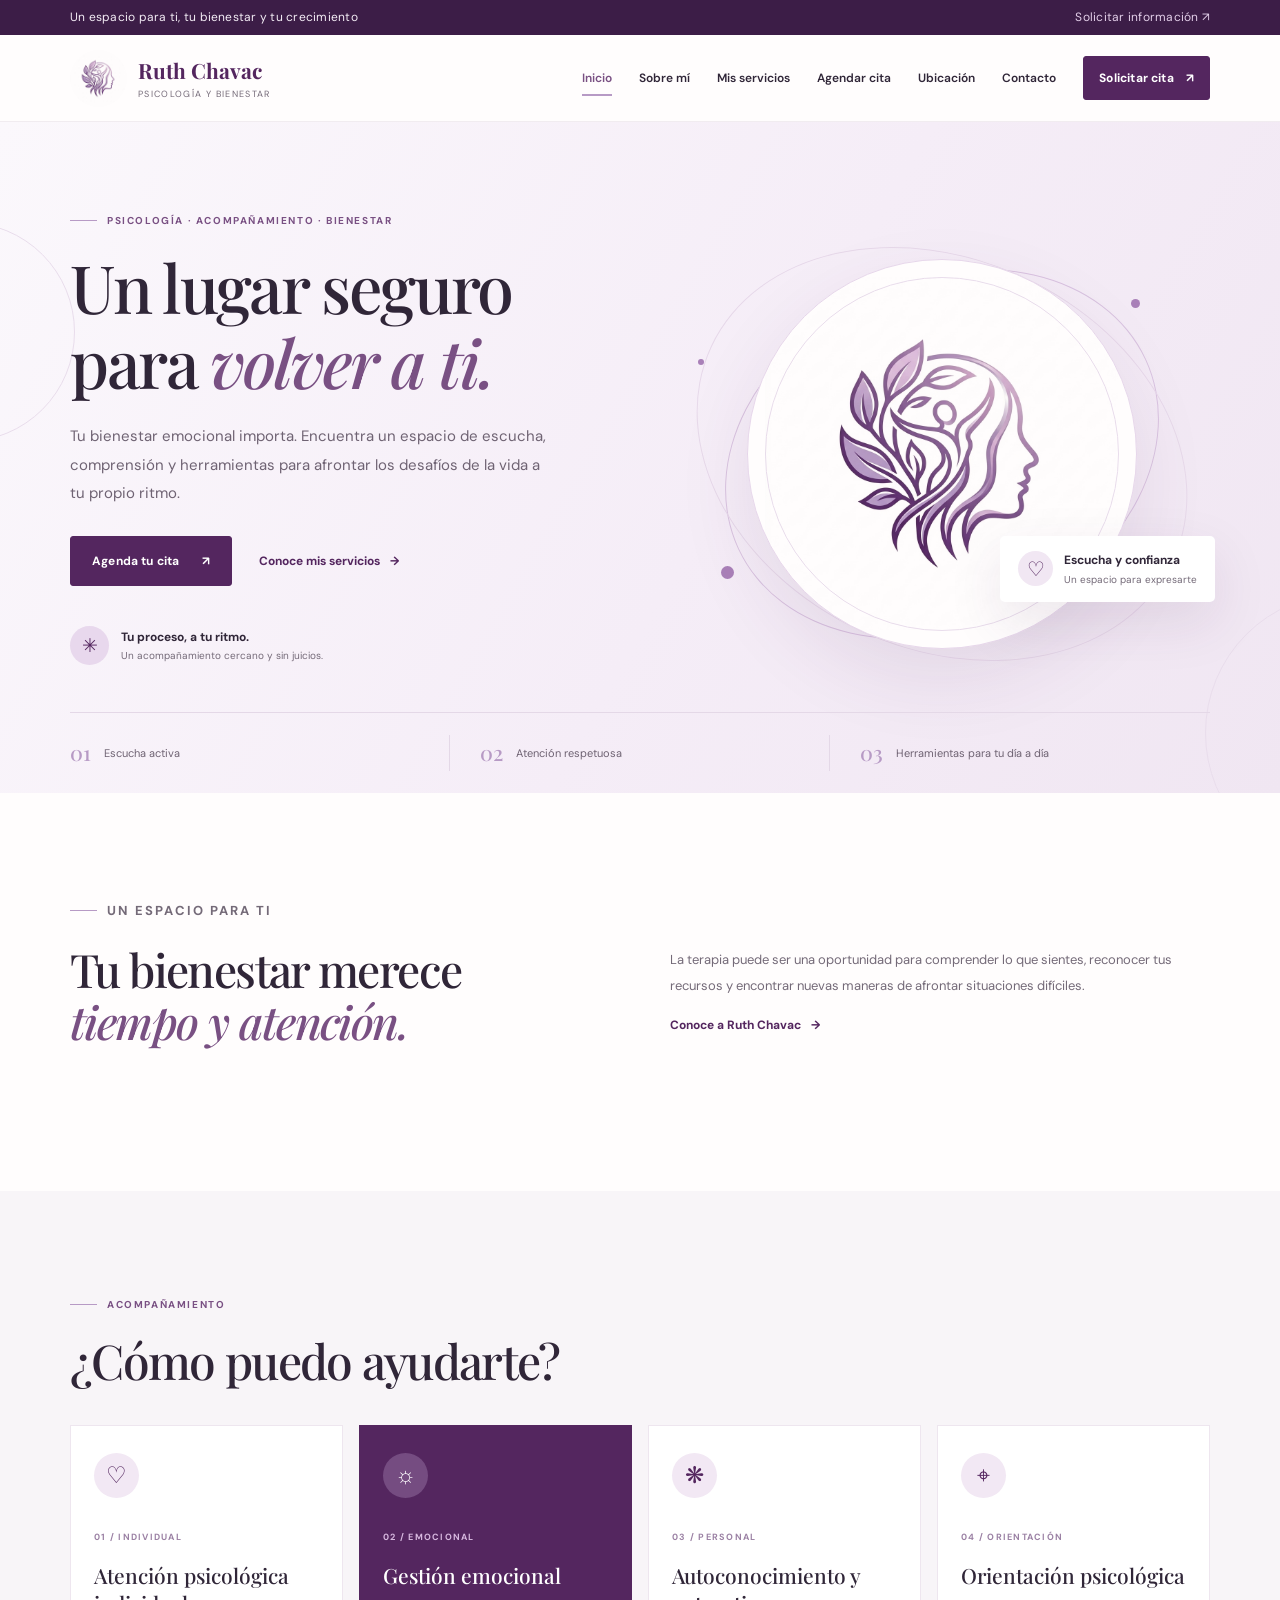
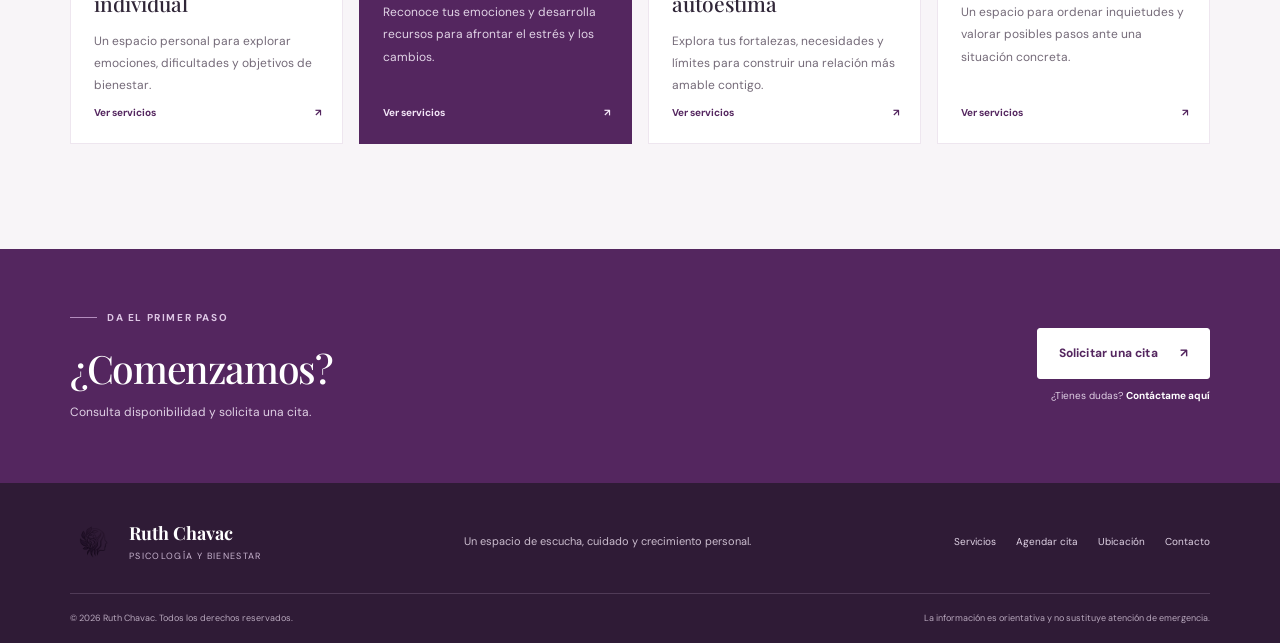
<file: index.html>
<!DOCTYPE html>
<html lang="es">

<head>
    <meta charset="UTF-8">
    <meta name="viewport" content="width=device-width, initial-scale=1.0">

    <meta
        name="description"
        content="Psicología y bienestar emocional con Ruth Chavac."
    >

    <title>Inicio | Ruth Chavac</title>

    <!-- Fuentes de Google -->
    <link rel="preconnect" href="https://fonts.googleapis.com">
    <link
        rel="preconnect"
        href="https://fonts.gstatic.com"
        crossorigin
    >

    <link
        href="https://fonts.googleapis.com/css2?family=DM+Sans:wght@400;500;600;700&family=Playfair+Display:wght@500;600;700&display=swap"
        rel="stylesheet"
    >

    <!-- Estilos y JavaScript -->
    <link rel="stylesheet" href="styles.css">
    <script src="script.js" defer></script>
</head>

<body>

    <!-- Barra superior -->
    <div class="topbar">
        <div class="container topbar-inner">

            <span>
                Un espacio para ti, tu bienestar y tu crecimiento
            </span>

            <a href="contacto.html">
                Solicitar información
                <span aria-hidden="true">↗</span>
            </a>

        </div>
    </div>

    <!-- Encabezado y menú de navegación -->
    <header class="header">
        <div class="container nav-wrap">

            <!-- Logotipo y nombre -->
            <a
                class="brand"
                href="index.html"
                aria-label="Ruth Chavac, inicio"
            >
                <img
                    src="logo-ruth-chavac.jpg"
                    alt="Logotipo de Ruth Chavac"
                >

                <span>
                    <strong>Ruth Chavac</strong>
                    <small>PSICOLOGÍA Y BIENESTAR</small>
                </span>
            </a>

            <!-- Botón del menú para dispositivos móviles -->
            <button
                class="menu-toggle"
                id="menuToggle"
                aria-label="Abrir menú"
                aria-expanded="false"
            >
                ☰
            </button>

            <!-- Menú principal -->
            <nav class="nav" id="mainNav">
                <a href="index.html" class="active">Inicio</a>
                <a href="sobre-mi.html">Sobre mí</a>
                <a href="servicios.html">Mis servicios</a>
                <a href="agendar.html">Agendar cita</a>
                <a href="ubicacion.html">Ubicación</a>
                <a href="contacto.html">Contacto</a>

                <a class="btn btn-small" href="agendar.html">
                    Solicitar cita
                    <span>↗</span>
                </a>
            </nav>

        </div>
    </header>

    <!-- Contenido principal -->
    <main>

        <!-- Sección principal de bienvenida -->
        <section class="hero" id="inicio">

            <!-- Elementos decorativos -->
            <div class="hero-shape shape-one"></div>
            <div class="hero-shape shape-two"></div>

            <div class="container hero-grid">

                <!-- Texto principal -->
                <div class="hero-copy">

                    <p class="eyebrow">
                        <span class="eyebrow-line"></span>
                        PSICOLOGÍA · ACOMPAÑAMIENTO · BIENESTAR
                    </p>

                    <h1>
                        Un lugar seguro para
                        <em>volver a ti.</em>
                    </h1>

                    <p class="hero-text">
                        Tu bienestar emocional importa. Encuentra un espacio
                        de escucha, comprensión y herramientas para afrontar
                        los desafíos de la vida a tu propio ritmo.
                    </p>

                    <!-- Botones de acción -->
                    <div class="hero-actions">

                        <a class="btn" href="agendar.html">
                            Agenda tu cita
                            <span>↗</span>
                        </a>

                        <a class="text-link" href="servicios.html">
                            Conoce mis servicios
                            <span>→</span>
                        </a>

                    </div>

                    <!-- Mensaje destacado -->
                    <div class="hero-note">

                        <span class="note-icon">✳</span>

                        <span>
                            <strong>Tu proceso, a tu ritmo.</strong>
                            <small>
                                Un acompañamiento cercano y sin juicios.
                            </small>
                        </span>

                    </div>

                </div>

                <!-- Elementos gráficos de la portada -->
                <div class="hero-art">

                    <div class="art-orbit orbit-a"></div>
                    <div class="art-orbit orbit-b"></div>

                    <div class="logo-card">
                        <img
                            src="logo-ruth-chavac.jpg"
                            alt="Logotipo de Ruth Chavac"
                        >
                    </div>

                    <div class="floating-note">

                        <span class="floating-icon">♡</span>

                        <span>
                            <strong>Escucha y confianza</strong>
                            <small>Un espacio para expresarte</small>
                        </span>

                    </div>

                    <!-- Detalles decorativos -->
                    <span class="decor-dot dot-a"></span>
                    <span class="decor-dot dot-b"></span>
                    <span class="decor-dot dot-c"></span>

                </div>

            </div>

            <!-- Características del acompañamiento -->
            <div class="container trust-row">

                <div>
                    <strong>01</strong>
                    <span>Escucha activa</span>
                </div>

                <div>
                    <strong>02</strong>
                    <span>Atención respetuosa</span>
                </div>

                <div>
                    <strong>03</strong>
                    <span>Herramientas para tu día a día</span>
                </div>

            </div>

        </section>

        <!-- Presentación breve -->
        <section class="section">
            <div class="container split-feature">

                <div>
                    <p class="eyebrow">
                        <span class="eyebrow-line"></span>
                        UN ESPACIO PARA TI
                    </p>

                    <h2>
                        Tu bienestar merece
                        <br>
                        <em>tiempo y atención.</em>
                    </h2>
                </div>

                <div>
                    <p>
                        La terapia puede ser una oportunidad para comprender
                        lo que sientes, reconocer tus recursos y encontrar
                        nuevas maneras de afrontar situaciones difíciles.
                    </p>

                    <a class="text-link" href="sobre-mi.html">
                        Conoce a Ruth Chavac
                        <span>→</span>
                    </a>
                </div>

            </div>
        </section>

        <!-- Sección de servicios -->
        <section class="section services-section">
            <div class="container">

                <!-- Encabezado de los servicios -->
                <div class="section-heading">

                    <div>
                        <p class="eyebrow">
                            <span class="eyebrow-line"></span>
                            ACOMPAÑAMIENTO
                        </p>

                        <h2>¿Cómo puedo ayudarte?</h2>
                    </div>

               
                </div>

                <!-- Tarjetas de servicios -->
                <div class="services-grid">

                    <!-- Servicio 1 -->
                    <article class="service-card">

                        <div class="service-icon">♡</div>

                        <span class="service-number">
                            01 / INDIVIDUAL
                        </span>

                        <h3>Atención psicológica individual</h3>

                        <p>
                            Un espacio personal para explorar emociones,
                            dificultades y objetivos de bienestar.
                        </p>

                        <a href="servicios.html" class="service-link">
                            Ver servicios
                            <span>↗</span>
                        </a>

                    </article>

                    <!-- Servicio 2 -->
                    <article class="service-card featured">

                        <div class="service-icon">☼</div>

                        <span class="service-number">
                            02 / EMOCIONAL
                        </span>

                        <h3>Gestión emocional</h3>

                        <p>
                            Reconoce tus emociones y desarrolla recursos
                            para afrontar el estrés y los cambios.
                        </p>

                        <a href="servicios.html" class="service-link">
                            Ver servicios
                            <span>↗</span>
                        </a>

                    </article>

                    <!-- Servicio 3 -->
                    <article class="service-card">

                        <div class="service-icon">❋</div>

                        <span class="service-number">
                            03 / PERSONAL
                        </span>

                        <h3>Autoconocimiento y autoestima</h3>

                        <p>
                            Explora tus fortalezas, necesidades y límites
                            para construir una relación más amable contigo.
                        </p>

                        <a href="servicios.html" class="service-link">
                            Ver servicios
                            <span>↗</span>
                        </a>

                    </article>

                    <!-- Servicio 4 -->
                    <article class="service-card">

                        <div class="service-icon">⌖</div>

                        <span class="service-number">
                            04 / ORIENTACIÓN
                        </span>

                        <h3>Orientación psicológica</h3>

                        <p>
                            Un espacio para ordenar inquietudes y valorar
                            posibles pasos ante una situación concreta.
                        </p>

                        <a href="servicios.html" class="service-link">
                            Ver servicios
                            <span>↗</span>
                        </a>

                    </article>

                </div>

              

            </div>
        </section>

        <!-- Llamada a la acción -->
        <section class="contact-strip">
            <div class="container contact-inner">

                <div>
                    <p class="eyebrow light">
                        <span class="eyebrow-line"></span>
                        DA EL PRIMER PASO
                    </p>

                    <h2>¿Comenzamos?</h2>

                    <p>
                        Consulta disponibilidad y solicita una cita.
                    </p>
                </div>

                <div class="contact-actions">

                    <a class="btn btn-light" href="agendar.html">
                        Solicitar una cita
                        <span>↗</span>
                    </a>

                    <p>
                        ¿Tienes dudas?
                        <a href="contacto.html">
                            <strong>Contáctame aquí</strong>
                        </a>
                    </p>

                </div>

            </div>
        </section>

    </main>

    <!-- Pie de página -->
    <footer class="footer">

        <div class="container footer-main">

            <!-- Marca -->
            <a class="brand footer-brand" href="index.html">

                <img
                    src="logo-ruth-chavac.jpg"
                    alt=""
                >

                <span>
                    <strong>Ruth Chavac</strong>
                    <small>PSICOLOGÍA Y BIENESTAR</small>
                </span>

            </a>

            <p>
                Un espacio de escucha, cuidado y crecimiento personal.
            </p>

            <!-- Enlaces del pie de página -->
            <div class="footer-links">
                <a href="servicios.html">Servicios</a>
                <a href="agendar.html">Agendar cita</a>
                <a href="ubicacion.html">Ubicación</a>
                <a href="contacto.html">Contacto</a>
            </div>

        </div>

        <!-- Derechos y aviso -->
        <div class="container footer-bottom">

            <span>
                © <span id="year"></span>
                Ruth Chavac. Todos los derechos reservados.
            </span>

            <span>
                La información es orientativa y no sustituye atención
                de emergencia.
            </span>

        </div>

    </footer>

    <!-- Botón para volver al inicio -->
    <button
        id="backToTop"
        class="back-to-top"
        aria-label="Volver arriba"
    >
        ↑
    </button>

</body>
</html>
</file>
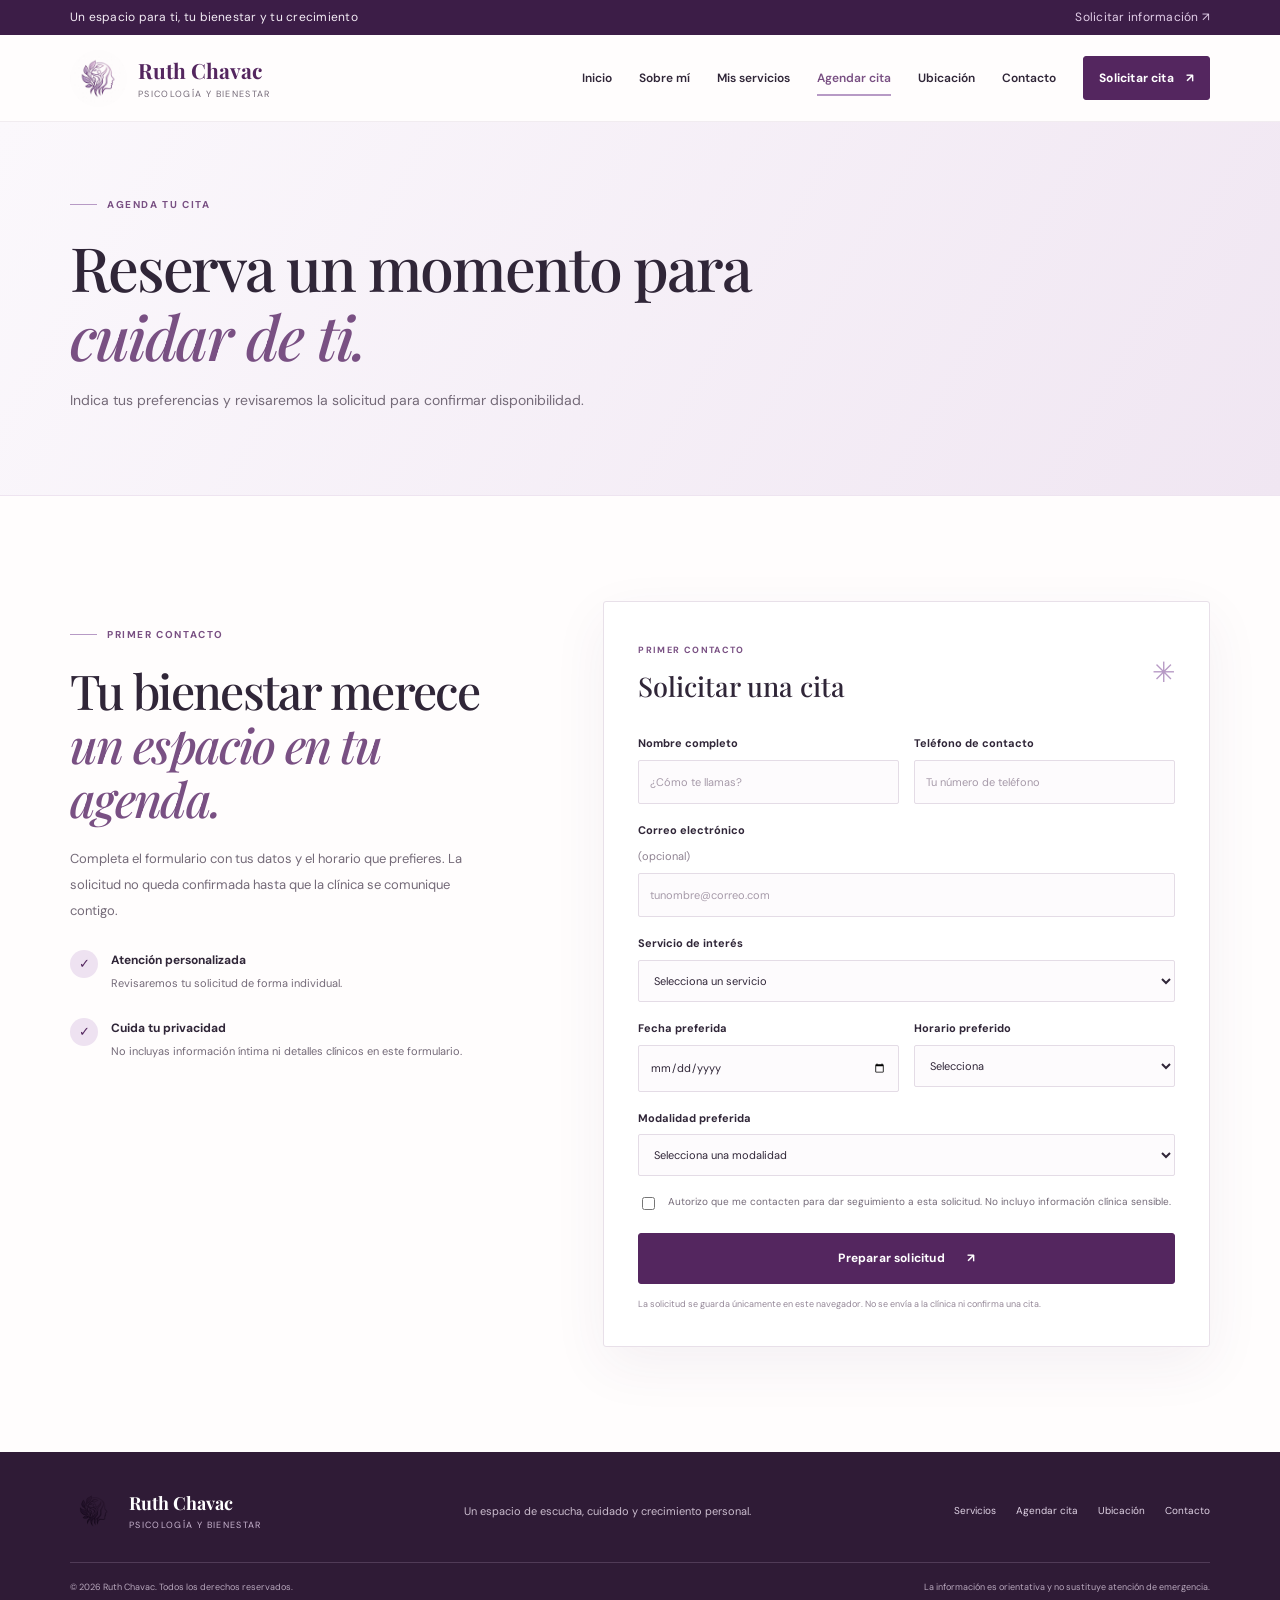
<file: agendar.html>
<!DOCTYPE html>
<html lang="es">

<head>
    <meta charset="UTF-8">
    <meta name="viewport" content="width=device-width, initial-scale=1.0">

    <meta
        name="description"
        content="Solicita una cita con Ruth Chavac, Psicología y Bienestar."
    >

    <title>Agendar cita | Ruth Chavac</title>

    <!-- Fuentes de Google -->
    <link rel="preconnect" href="https://fonts.googleapis.com">
    <link rel="preconnect" href="https://fonts.gstatic.com" crossorigin>

    <link
        href="https://fonts.googleapis.com/css2?family=DM+Sans:wght@400;500;600;700&family=Playfair+Display:wght@500;600;700&display=swap"
        rel="stylesheet"
    >

    <!-- Hoja de estilos y JavaScript -->
    <link rel="stylesheet" href="styles.css">
    <script src="script.js" defer></script>
</head>

<body>

    <!-- ==================== BARRA SUPERIOR ==================== -->
    <div class="topbar">
        <div class="container topbar-inner">

            <span>
                Un espacio para ti, tu bienestar y tu crecimiento
            </span>

            <a href="contacto.html">
                Solicitar información
                <span aria-hidden="true">↗</span>
            </a>

        </div>
    </div>

    <!-- ==================== ENCABEZADO Y MENÚ ==================== -->
    <header class="header">

        <div class="container nav-wrap">

            <!-- Logotipo y nombre -->
            <a
                class="brand"
                href="index.html"
                aria-label="Ruth Chavac, inicio"
            >
                <img
                    src="logo-ruth-chavac.jpg"
                    alt="Logotipo de Ruth Chavac"
                >

                <span>
                    <strong>Ruth Chavac</strong>
                    <small>PSICOLOGÍA Y BIENESTAR</small>
                </span>
            </a>

            <!-- Botón del menú móvil -->
            <button
                class="menu-toggle"
                id="menuToggle"
                aria-label="Abrir menú"
                aria-expanded="false"
            >
                ☰
            </button>

            <!-- Navegación principal -->
            <nav class="nav" id="mainNav">

                <a href="index.html">Inicio</a>

                <a href="sobre-mi.html">Sobre mí</a>

                <a href="servicios.html">Mis servicios</a>

                <a href="agendar.html" class="active">
                    Agendar cita
                </a>

                <a href="ubicacion.html">Ubicación</a>

                <a href="contacto.html">Contacto</a>

                <a class="btn btn-small" href="agendar.html">
                    Solicitar cita <span>↗</span>
                </a>

            </nav>

        </div>
    </header>

    <!-- ==================== CONTENIDO PRINCIPAL ==================== -->
    <main>

        <!-- Título de la página -->
        <section class="page-hero">

            <div class="container">

                <p class="eyebrow">
                    <span class="eyebrow-line"></span>
                    AGENDA TU CITA
                </p>

                <h1>
                    Reserva un momento para
                    <em>cuidar de ti.</em>
                </h1>

                <p>
                    Indica tus preferencias y revisaremos la solicitud
                    para confirmar disponibilidad.
                </p>

            </div>
        </section>

        <!-- ==================== SECCIÓN DE RESERVAS ==================== -->
        <section class="section">

            <div class="container booking-grid">

                <!-- Información sobre la cita -->
                <div class="booking-copy">

                    <p class="eyebrow">
                        <span class="eyebrow-line"></span>
                        PRIMER CONTACTO
                    </p>

                    <h2>
                        Tu bienestar merece
                        <br>
                        <em>un espacio en tu agenda.</em>
                    </h2>

                    <p>
                        Completa el formulario con tus datos y el horario
                        que prefieres. La solicitud no queda confirmada
                        hasta que la clínica se comunique contigo.
                    </p>

                    <!-- Beneficio 1 -->
                    <div class="booking-perk">

                        <span>✓</span>

                        <div>
                            <strong>Atención personalizada</strong>

                            <small>
                                Revisaremos tu solicitud de forma individual.
                            </small>
                        </div>

                    </div>

                    <!-- Beneficio 2 -->
                    <div class="booking-perk">

                        <span>✓</span>

                        <div>
                            <strong>Cuida tu privacidad</strong>

                            <small>
                                No incluyas información íntima ni detalles
                                clínicos en este formulario.
                            </small>
                        </div>

                    </div>

                    <!-- Aviso -->
                  
                </div>

                <!-- ==================== FORMULARIO ==================== -->
                <form class="booking-form" id="bookingForm">

                    <!-- Encabezado del formulario -->
                    <div class="form-heading">

                        <div>
                            <span class="form-overline">
                                PRIMER CONTACTO
                            </span>

                            <h3>Solicitar una cita</h3>
                        </div>

                        <span class="form-flower">✳</span>

                    </div>

                    <!-- Nombre y teléfono -->
                    <div class="form-row">

                        <label>
                            Nombre completo

                            <input
                                type="text"
                                name="nombre"
                                placeholder="¿Cómo te llamas?"
                                autocomplete="name"
                                minlength="2"
                                required
                            >
                        </label>

                        <label>
                            Teléfono de contacto

                            <input
                                type="tel"
                                name="telefono"
                                placeholder="Tu número de teléfono"
                                autocomplete="tel"
                                minlength="8"
                                required
                            >
                        </label>

                    </div>

                    <!-- Correo electrónico -->
                    <label>
                        Correo electrónico
                        <span class="optional">(opcional)</span>

                        <input
                            type="email"
                            name="correo"
                            placeholder="tunombre@correo.com"
                            autocomplete="email"
                        >
                    </label>

                    <!-- Servicio -->
                    <label>
                        Servicio de interés

                        <select name="servicio" id="servicio" required>

                            <option value="">
                                Selecciona un servicio
                            </option>

                            <option>
                                Atención psicológica individual
                            </option>

                            <option>
                                Gestión emocional
                            </option>

                            <option>
                                Autoconocimiento y autoestima
                            </option>

                            <option>
                                Orientación psicológica
                            </option>

                            <option>
                                Quisiera recibir información sobre los servicios
                            </option>

                        </select>
                    </label>

                    <!-- Fecha y horario -->
                    <div class="form-row">

                        <label>
                            Fecha preferida

                            <input
                                type="date"
                                name="fecha"
                                id="fecha"
                                required
                            >
                        </label>

                        <label>
                            Horario preferido

                            <select name="horario" required>

                                <option value="">
                                    Selecciona
                                </option>

                                <option>
                                    Mañana (8:00 a. m. – 12:00 p. m.)
                                </option>

                                <option>
                                    Tarde (1:00 p. m. – 5:00 p. m.)
                                </option>

                                <option>
                                    Flexible / por confirmar
                                </option>

                            </select>
                        </label>

                    </div>

                    <!-- Modalidad de atención -->
                    <label>
                        Modalidad preferida

                        <select name="modalidad" required>

                            <option value="">
                                Selecciona una modalidad
                            </option>

                            <option>Presencial</option>

                            <option>En línea</option>

                            <option>
                                Me gustaría recibir información
                            </option>

                        </select>
                    </label>

                    <!-- Consentimiento -->
                    <label class="consent">

                        <input
                            type="checkbox"
                            name="consentimiento"
                            required
                        >

                        <span>
                            Autorizo que me contacten para dar seguimiento
                            a esta solicitud. No incluyo información
                            clínica sensible.
                        </span>

                    </label>

                    <!-- Botón de envío -->
                    <button
                        class="btn submit-btn"
                        type="submit"
                    >
                        Preparar solicitud <span>↗</span>
                    </button>

                    <!-- Aviso de privacidad -->
                    <p class="form-privacy">
                        La solicitud se guarda únicamente en este navegador.
                        No se envía a la clínica ni confirma una cita.
                    </p>

                    <!-- Mensajes de JavaScript -->
                    <div
                        class="form-message"
                        id="formMessage"
                        role="status"
                        aria-live="polite"
                    ></div>

                </form>
                <!-- ==================== FIN DEL FORMULARIO ==================== -->

            </div>
        </section>

    </main>

    <!-- ==================== PIE DE PÁGINA ==================== -->
    <footer class="footer">

        <div class="container footer-main">

            <!-- Marca -->
            <a class="brand footer-brand" href="index.html">

                <img
                    src="logo-ruth-chavac.jpg"
                    alt="Logotipo de Ruth Chavac"
                >

                <span>
                    <strong>Ruth Chavac</strong>
                    <small>PSICOLOGÍA Y BIENESTAR</small>
                </span>

            </a>

            <p>
                Un espacio de escucha, cuidado y crecimiento personal.
            </p>

            <!-- Enlaces del pie de página -->
            <div class="footer-links">

                <a href="servicios.html">Servicios</a>

                <a href="agendar.html">Agendar cita</a>

                <a href="ubicacion.html">Ubicación</a>

                <a href="contacto.html">Contacto</a>

            </div>

        </div>

        <!-- Derechos reservados -->
        <div class="container footer-bottom">

            <span>
                © <span id="year"></span>
                Ruth Chavac. Todos los derechos reservados.
            </span>

            <span>
                La información es orientativa y no sustituye
                atención de emergencia.
            </span>

        </div>

    </footer>

    <!-- ==================== BOTÓN VOLVER ARRIBA ==================== -->
    <button
        id="backToTop"
        class="back-to-top"
        aria-label="Volver arriba"
    >
        ↑
    </button>

</body>
</html>
</file>
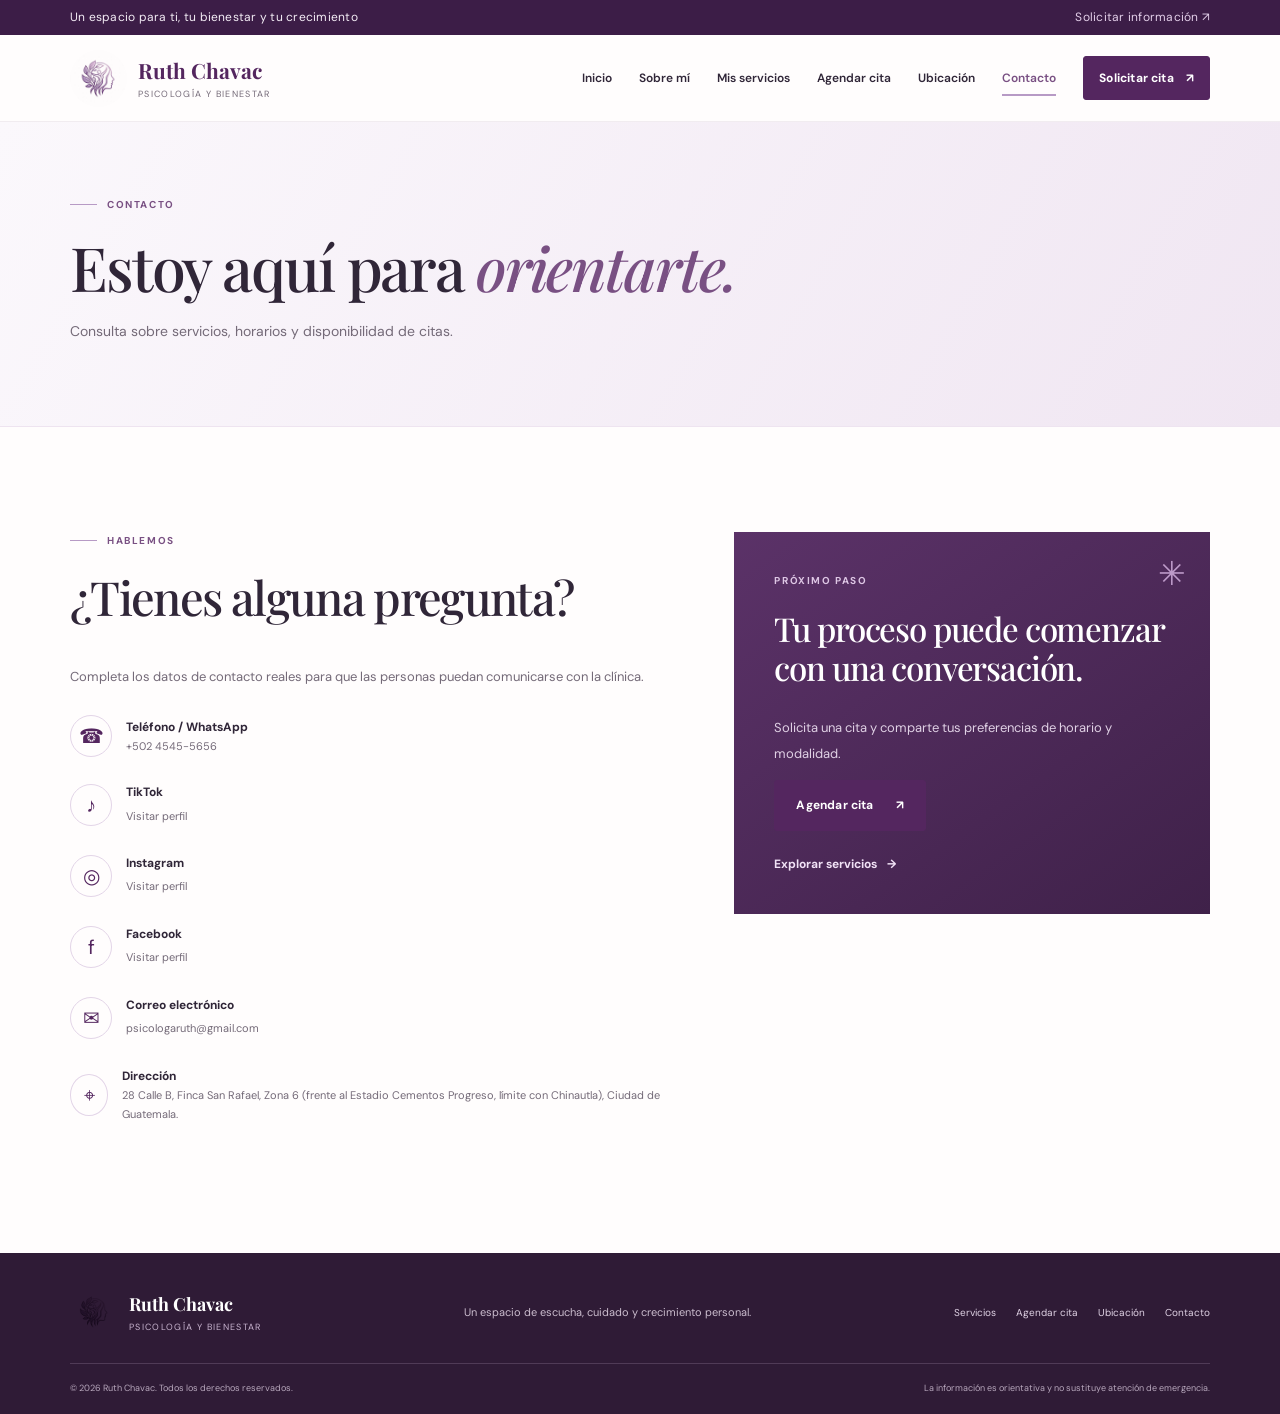
<file: contacto.html>
<!DOCTYPE html>
<html lang="es">

<head>
    <meta charset="UTF-8">
    <meta name="viewport" content="width=device-width, initial-scale=1.0">

    <!-- Descripción de la página -->
    <meta
        name="description"
        content="Información de contacto de Ruth Chavac."
    >

    <title>Contacto | Ruth Chavac</title>

    <!-- Fuentes de Google -->
    <link rel="preconnect" href="https://fonts.googleapis.com">
    <link
        rel="preconnect"
        href="https://fonts.gstatic.com"
        crossorigin
    >

    <link
        href="https://fonts.googleapis.com/css2?family=DM+Sans:wght@400;500;600;700&family=Playfair+Display:wght@500;600;700&display=swap"
        rel="stylesheet"
    >

    <!-- Estilos y JavaScript -->
    <link rel="stylesheet" href="styles.css">
    <script src="script.js" defer></script>
</head>

<body>

    <!-- Barra superior -->
    <div class="topbar">
        <div class="container topbar-inner">

            <span>
                Un espacio para ti, tu bienestar y tu crecimiento
            </span>

            <a href="contacto.html">
                Solicitar información
                <span aria-hidden="true">↗</span>
            </a>

        </div>
    </div>

    <!-- Encabezado y menú de navegación -->
    <header class="header">
        <div class="container nav-wrap">

            <!-- Logotipo y nombre -->
            <a
                class="brand"
                href="index.html"
                aria-label="Ruth Chavac, inicio"
            >
                <img
                    src="logo-ruth-chavac.jpg"
                    alt="Logotipo de Ruth Chavac"
                >

                <span>
                    <strong>Ruth Chavac</strong>
                    <small>PSICOLOGÍA Y BIENESTAR</small>
                </span>
            </a>

            <!-- Botón del menú móvil -->
            <button
                class="menu-toggle"
                id="menuToggle"
                aria-label="Abrir menú"
                aria-expanded="false"
            >
                ☰
            </button>

            <!-- Navegación principal -->
            <nav class="nav" id="mainNav">

                <a href="index.html">Inicio</a>
                <a href="sobre-mi.html">Sobre mí</a>
                <a href="servicios.html">Mis servicios</a>
                <a href="agendar.html">Agendar cita</a>
                <a href="ubicacion.html">Ubicación</a>

                <a href="contacto.html" class="active">
                    Contacto
                </a>

                <a class="btn btn-small" href="agendar.html">
                    Solicitar cita
                    <span>↗</span>
                </a>

            </nav>

        </div>
    </header>

    <!-- Contenido principal -->
    <main>

        <!-- Presentación de la página -->
        <section class="page-hero">
            <div class="container">

                <p class="eyebrow">
                    <span class="eyebrow-line"></span>
                    CONTACTO
                </p>

                <h1>
                    Estoy aquí para
                    <em>orientarte.</em>
                </h1>

                <p>
                    Consulta sobre servicios, horarios y disponibilidad
                    de citas.
                </p>

            </div>
        </section>

        <!-- Información de contacto -->
        <section class="section">
            <div class="container contact-page-grid">

                <!-- Datos de contacto -->
                <div>

                    <p class="eyebrow">
                        <span class="eyebrow-line"></span>
                        HABLEMOS
                    </p>

                    <h2>¿Tienes alguna pregunta?</h2>

                    <p>
                        Completa los datos de contacto reales para que
                        las personas puedan comunicarse con la clínica.
                    </p>

                    <!-- Teléfono o WhatsApp -->
                   <!-- Teléfono / WhatsApp -->
<div class="contact-info-card">
    <span class="detail-icon">☎</span>
    <div>
        <strong>Teléfono / WhatsApp</strong>
        <small>+502 4545-5656</small>
    </div>
</div>

<!-- TikTok -->
<div class="contact-info-card">
    <span class="detail-icon">♪</span>
    <div>
        <strong>TikTok</strong>
        <a href="https://www.tiktok.com/@psicobystef?_r=1&_t=ZS-9Ahew08IT4u"
           target="_blank"
           rel="noopener noreferrer">
            <small>Visitar perfil</small>
        </a>
    </div>
</div>

<!-- Instagram -->
<div class="contact-info-card">
    <span class="detail-icon">◎</span>
    <div>
        <strong>Instagram</strong>
        <a href="https://www.instagram.com/psicobystef?rpxt=c2QyMTBob2x0dDBi&utm_source=qr"
           target="_blank"
           rel="noopener noreferrer">
            <small>Visitar perfil</small>
        </a>
    </div>
</div>

<!-- Facebook -->
<div class="contact-info-card">
    <span class="detail-icon">f</span>
    <div>
        <strong>Facebook</strong>
        <a href="https://www.facebook.com/share/19Zc8JSdeN/?mibextid=wwXIfr"
           target="_blank"
           rel="noopener noreferrer">
            <small>Visitar perfil</small>
        </a>
    </div>
</div>

<!-- Correo electrónico -->
<div class="contact-info-card">
    <span class="detail-icon">✉</span>
    <div>
        <strong>Correo electrónico</strong>
        <a href="mailto:psicologaruth@gmail.com">
            <small>psicologaruth@gmail.com</small>
        </a>
    </div>
</div>

                    <!-- Dirección del consultorio -->
                    <div class="contact-info-card">

                        <span class="detail-icon">⌖</span>

                        <div>
                            <strong>Dirección</strong>
                            <small>
                                28 Calle B, Finca San Rafael, Zona 6 (frente al Estadio Cementos Progreso, límite con Chinautla), Ciudad de Guatemala. 

                            </small>
                        </div>

                    </div>

                
                </div>

                <!-- Panel de siguiente paso -->
                <div class="contact-panel">

                    <span class="panel-flower">✳</span>

                    <p class="eyebrow">
                        PRÓXIMO PASO
                    </p>

                    <h2>
                        Tu proceso puede comenzar con una conversación.
                    </h2>

                    <p>
                        Solicita una cita y comparte tus preferencias
                        de horario y modalidad.
                    </p>

                    <!-- Botón para agendar -->
                    <a class="btn" href="agendar.html">
                        Agendar cita
                        <span>↗</span>
                    </a>

                    <!-- Enlace a los servicios -->
                    <a class="text-link" href="servicios.html">
                        Explorar servicios
                        <span>→</span>
                    </a>

                </div>

            </div>
        </section>

    </main>

    <!-- Pie de página -->
    <footer class="footer">

        <div class="container footer-main">

            <!-- Logotipo del pie de página -->
            <a class="brand footer-brand" href="index.html">

                <img
                    src="logo-ruth-chavac.jpg"
                    alt=""
                >

                <span>
                    <strong>Ruth Chavac</strong>
                    <small>PSICOLOGÍA Y BIENESTAR</small>
                </span>

            </a>

            <p>
                Un espacio de escucha, cuidado y crecimiento personal.
            </p>

            <!-- Enlaces del pie de página -->
            <div class="footer-links">
                <a href="servicios.html">Servicios</a>
                <a href="agendar.html">Agendar cita</a>
                <a href="ubicacion.html">Ubicación</a>
                <a href="contacto.html">Contacto</a>
            </div>

        </div>

        <!-- Derechos reservados y aviso -->
        <div class="container footer-bottom">

            <span>
                © <span id="year"></span>
                Ruth Chavac. Todos los derechos reservados.
            </span>

            <span>
                La información es orientativa y no sustituye atención
                de emergencia.
            </span>

        </div>

    </footer>

    <!-- Botón para volver al inicio -->
    <button
        id="backToTop"
        class="back-to-top"
        aria-label="Volver arriba"
    >
        ↑
    </button>

</body>
</html>
</file>
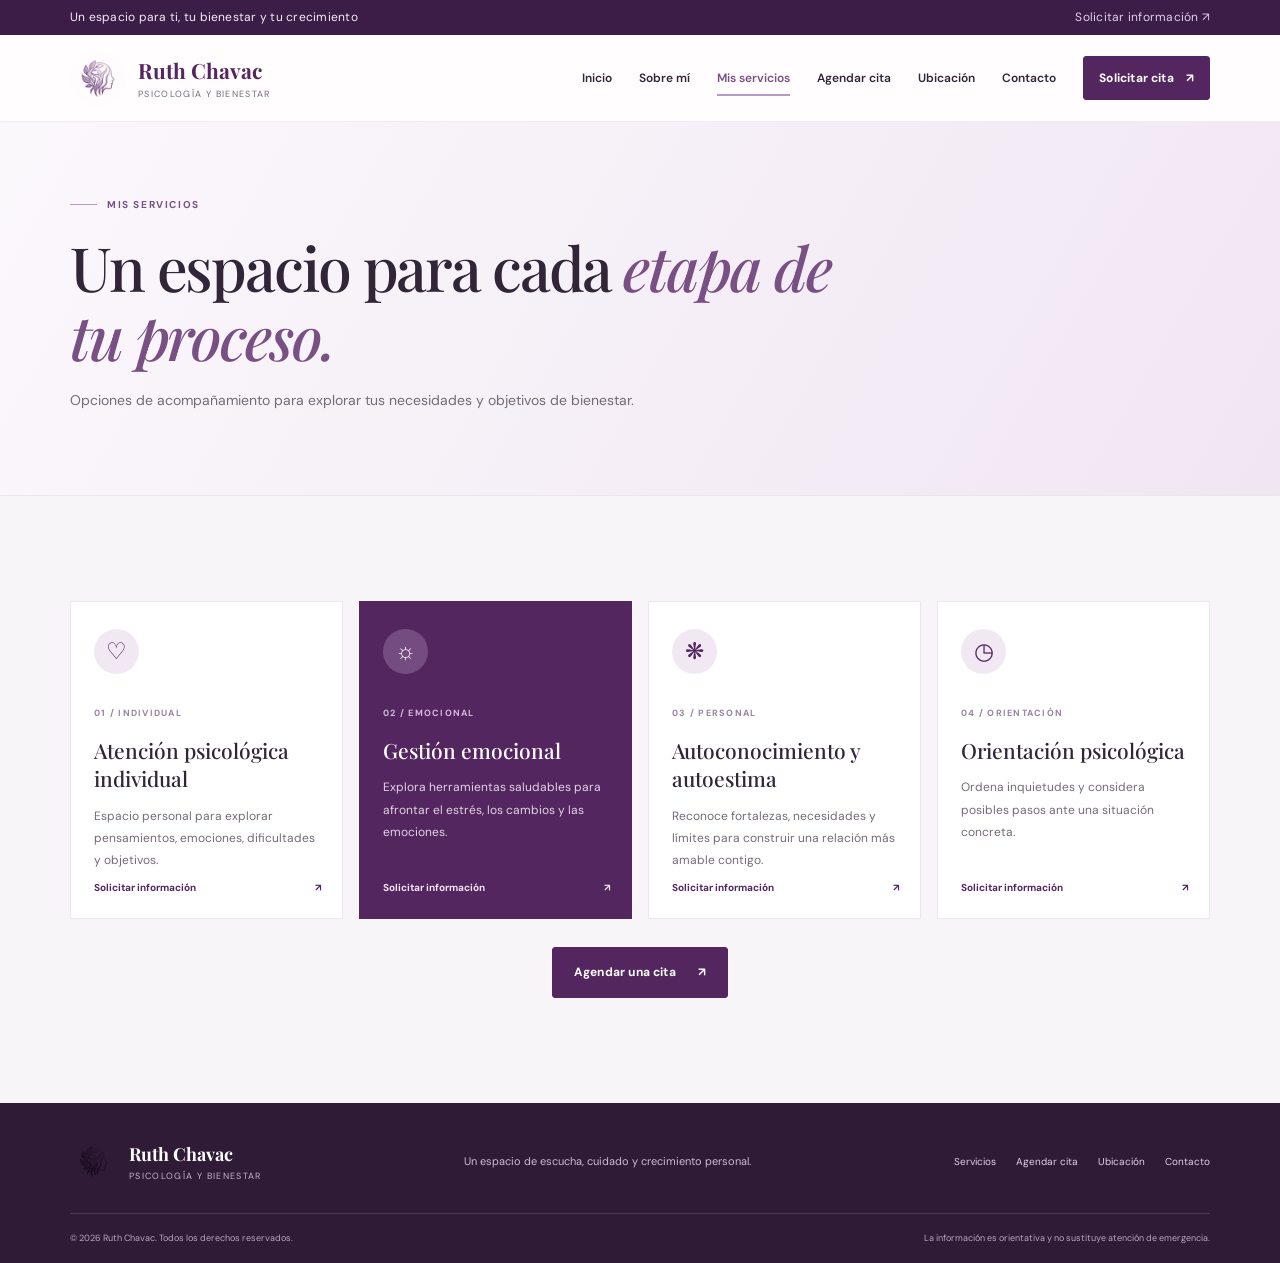
<file: servicios.html>
<!DOCTYPE html>
<html lang="es">

<head>
    <meta charset="UTF-8">
    <meta name="viewport" content="width=device-width, initial-scale=1.0">

    <!-- Descripción de la página -->
    <meta
        name="description"
        content="Servicios de ejemplo de psicología y bienestar emocional."
    >

    <title>Mis servicios | Ruth Chavac</title>

    <!-- Fuentes de Google -->
    <link rel="preconnect" href="https://fonts.googleapis.com">
    <link
        rel="preconnect"
        href="https://fonts.gstatic.com"
        crossorigin
    >

    <link
        href="https://fonts.googleapis.com/css2?family=DM+Sans:wght@400;500;600;700&family=Playfair+Display:wght@500;600;700&display=swap"
        rel="stylesheet"
    >

    <!-- Estilos y JavaScript -->
    <link rel="stylesheet" href="styles.css">
    <script src="script.js" defer></script>
</head>

<body>

    <!-- Barra superior -->
    <div class="topbar">
        <div class="container topbar-inner">

            <span>
                Un espacio para ti, tu bienestar y tu crecimiento
            </span>

            <a href="contacto.html">
                Solicitar información
                <span aria-hidden="true">↗</span>
            </a>

        </div>
    </div>

    <!-- Encabezado y menú de navegación -->
    <header class="header">
        <div class="container nav-wrap">

            <!-- Logotipo y nombre -->
            <a
                class="brand"
                href="index.html"
                aria-label="Ruth Chavac, inicio"
            >
                <img
                    src="logo-ruth-chavac.jpg"
                    alt="Logotipo de Ruth Chavac"
                >

                <span>
                    <strong>Ruth Chavac</strong>
                    <small>PSICOLOGÍA Y BIENESTAR</small>
                </span>
            </a>

            <!-- Botón del menú móvil -->
            <button
                class="menu-toggle"
                id="menuToggle"
                aria-label="Abrir menú"
                aria-expanded="false"
            >
                ☰
            </button>

            <!-- Navegación principal -->
            <nav class="nav" id="mainNav">

                <a href="index.html">Inicio</a>
                <a href="sobre-mi.html">Sobre mí</a>

                <a href="servicios.html" class="active">
                    Mis servicios
                </a>

                <a href="agendar.html">Agendar cita</a>
                <a href="ubicacion.html">Ubicación</a>
                <a href="contacto.html">Contacto</a>

                <a class="btn btn-small" href="agendar.html">
                    Solicitar cita
                    <span>↗</span>
                </a>

            </nav>

        </div>
    </header>

    <!-- Contenido principal -->
    <main>

        <!-- Presentación de los servicios -->
        <section class="page-hero">
            <div class="container">

                <p class="eyebrow">
                    <span class="eyebrow-line"></span>
                    MIS SERVICIOS
                </p>

                <h1>
                    Un espacio para cada
                    <em>etapa de tu proceso.</em>
                </h1>

                <p>
                    Opciones de acompañamiento para explorar tus necesidades
                    y objetivos de bienestar.
                </p>

            </div>
        </section>

        <!-- Listado de servicios -->
        <section class="section services-section">
            <div class="container">

                <div class="services-grid">

                    <!-- Servicio 1 -->
                    <article class="service-card">

                        <div class="service-icon">♡</div>

                        <span class="service-number">
                            01 / INDIVIDUAL
                        </span>

                        <h3>Atención psicológica individual</h3>

                        <p>
                            Espacio personal para explorar pensamientos,
                            emociones, dificultades y objetivos.
                        </p>

                        <a
                            href="agendar.html"
                            class="service-link"
                            data-service="Atención psicológica individual"
                        >
                            Solicitar información
                            <span>↗</span>
                        </a>

                    </article>

                    <!-- Servicio 2 -->
                    <article class="service-card featured">

                        <div class="service-icon">☼</div>

                        <span class="service-number">
                            02 / EMOCIONAL
                        </span>

                        <h3>Gestión emocional</h3>

                        <p>
                            Explora herramientas saludables para afrontar
                            el estrés, los cambios y las emociones.
                        </p>

                        <a
                            href="agendar.html"
                            class="service-link"
                            data-service="Gestión emocional"
                        >
                            Solicitar información
                            <span>↗</span>
                        </a>

                    </article>

                    <!-- Servicio 3 -->
                    <article class="service-card">

                        <div class="service-icon">❋</div>

                        <span class="service-number">
                            03 / PERSONAL
                        </span>

                        <h3>Autoconocimiento y autoestima</h3>

                        <p>
                            Reconoce fortalezas, necesidades y límites
                            para construir una relación más amable contigo.
                        </p>

                        <a
                            href="agendar.html"
                            class="service-link"
                            data-service="Autoconocimiento y autoestima"
                        >
                            Solicitar información
                            <span>↗</span>
                        </a>

                    </article>

                    <!-- Servicio 4 -->
                    <article class="service-card">

                        <div class="service-icon">◷</div>

                        <span class="service-number">
                            04 / ORIENTACIÓN
                        </span>

                        <h3>Orientación psicológica</h3>

                        <p>
                            Ordena inquietudes y considera posibles pasos
                            ante una situación concreta.
                        </p>

                        <a
                            href="agendar.html"
                            class="service-link"
                            data-service="Orientación psicológica"
                        >
                            Solicitar información
                            <span>↗</span>
                        </a>

                    </article>

                </div>

                <!-- Botón para agendar una cita -->
                <div class="center-action">

                    <a class="btn" href="agendar.html">
                        Agendar una cita
                        <span>↗</span>
                    </a>

                </div>

            </div>
        </section>

    </main>

    <!-- Pie de página -->
    <footer class="footer">

        <div class="container footer-main">

            <!-- Logotipo del pie de página -->
            <a class="brand footer-brand" href="index.html">

                <img
                    src="logo-ruth-chavac.jpg"
                    alt=""
                >

                <span>
                    <strong>Ruth Chavac</strong>
                    <small>PSICOLOGÍA Y BIENESTAR</small>
                </span>

            </a>

            <p>
                Un espacio de escucha, cuidado y crecimiento personal.
            </p>

            <!-- Enlaces del pie de página -->
            <div class="footer-links">
                <a href="servicios.html">Servicios</a>
                <a href="agendar.html">Agendar cita</a>
                <a href="ubicacion.html">Ubicación</a>
                <a href="contacto.html">Contacto</a>
            </div>

        </div>

        <!-- Derechos reservados y aviso -->
        <div class="container footer-bottom">

            <span>
                © <span id="year"></span>
                Ruth Chavac. Todos los derechos reservados.
            </span>

            <span>
                La información es orientativa y no sustituye atención
                de emergencia.
            </span>

        </div>

    </footer>

    <!-- Botón para volver al inicio -->
    <button
        id="backToTop"
        class="back-to-top"
        aria-label="Volver arriba"
    >
        ↑
    </button>

</body>
</html>
</file>
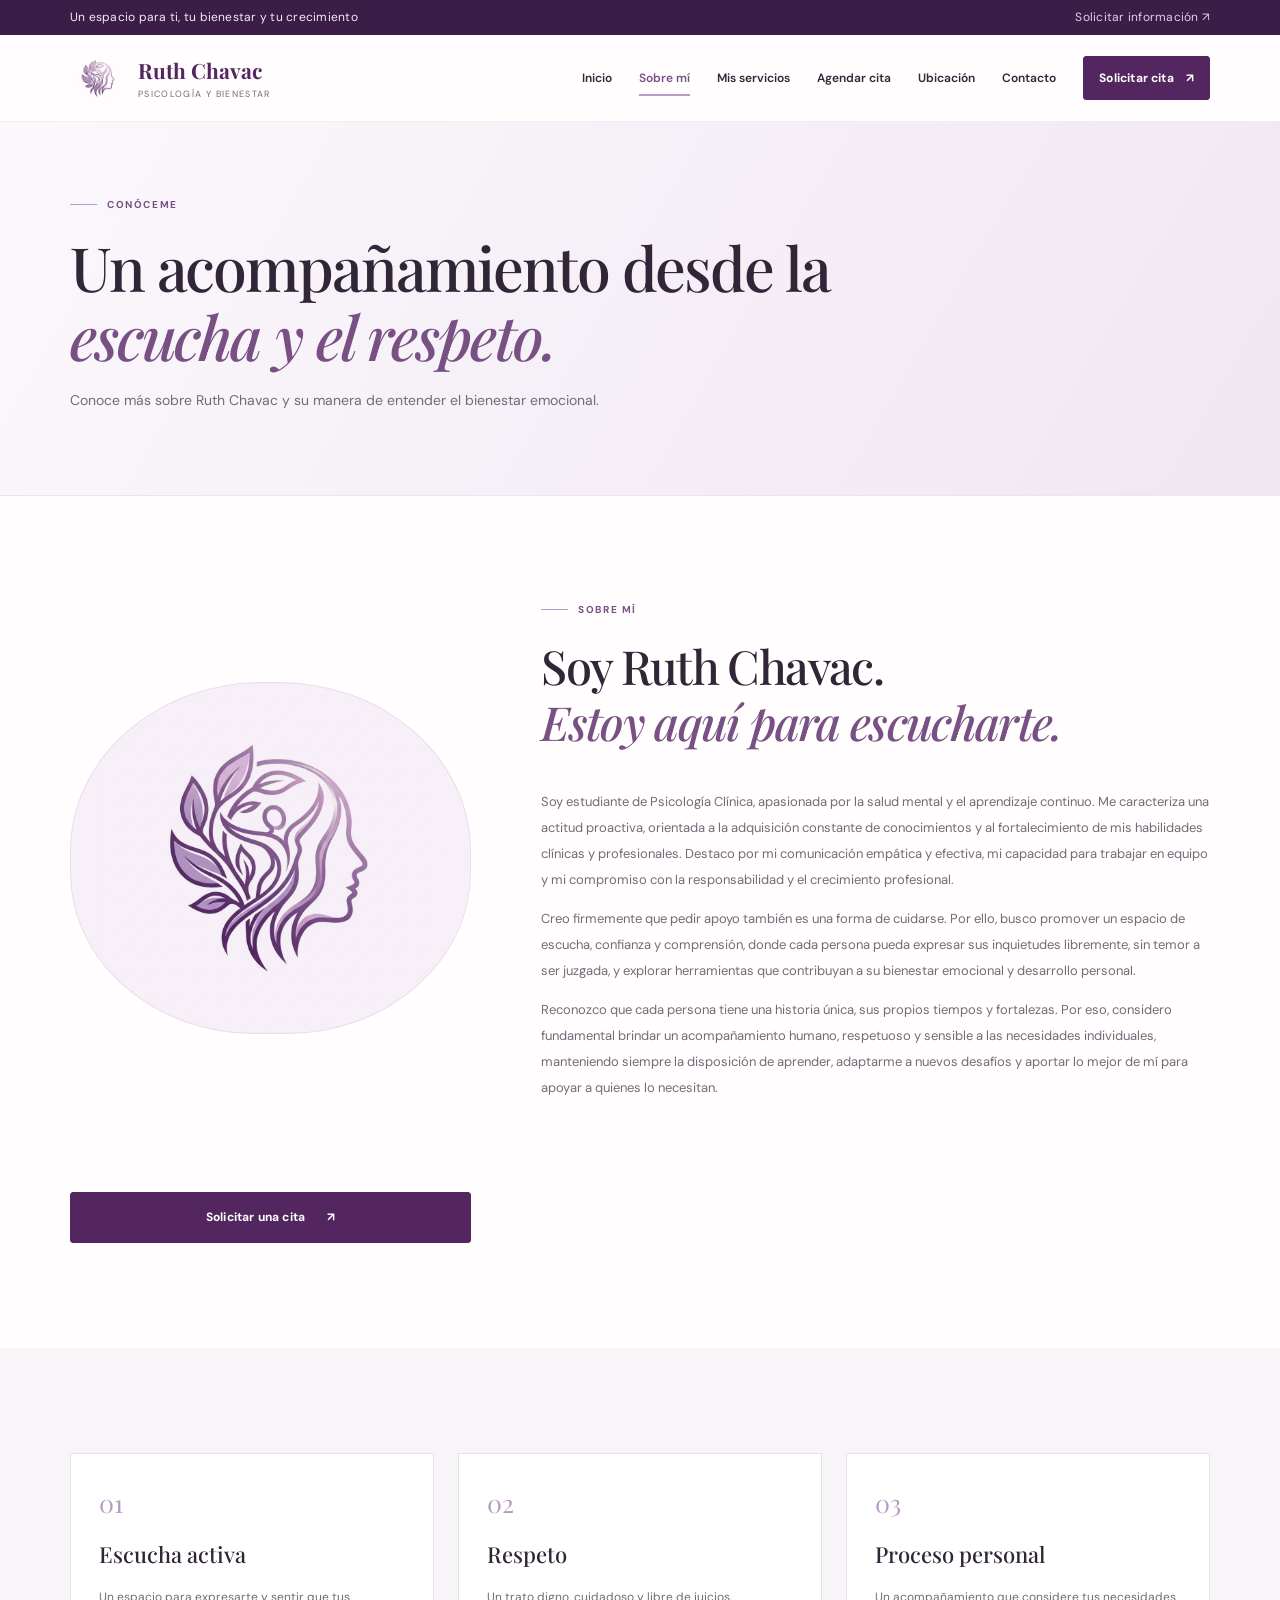
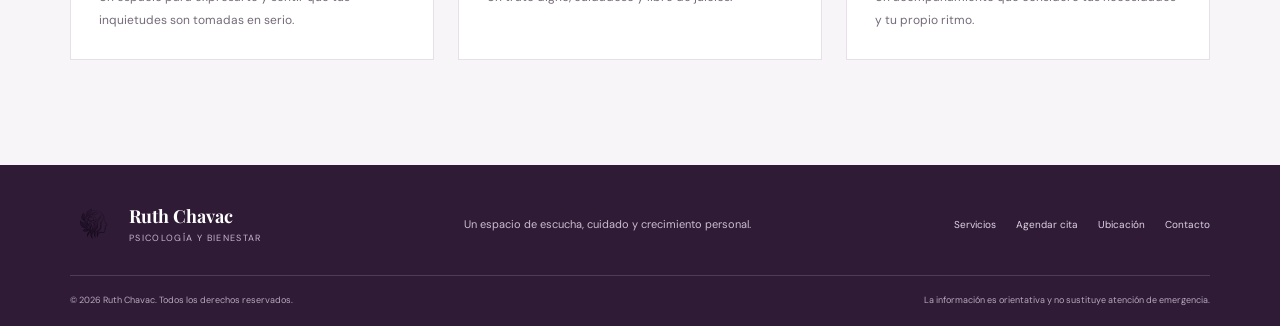
<file: sobre-mi.html>
<!DOCTYPE html>
<html lang="es">

<head>
    <meta charset="UTF-8">
    <meta name="viewport" content="width=device-width, initial-scale=1.0">

    <!-- Descripción de la página -->
    <meta
        name="description"
        content="Conoce a Ruth Chavac y su acompañamiento psicológico."
    >

    <title>Sobre mí | Ruth Chavac</title>

    <!-- Fuentes de Google -->
    <link rel="preconnect" href="https://fonts.googleapis.com">
    <link
        rel="preconnect"
        href="https://fonts.gstatic.com"
        crossorigin
    >

    <link
        href="https://fonts.googleapis.com/css2?family=DM+Sans:wght@400;500;600;700&family=Playfair+Display:wght@500;600;700&display=swap"
        rel="stylesheet"
    >

    <!-- Estilos y JavaScript -->
    <link rel="stylesheet" href="styles.css">
    <script src="script.js" defer></script>
</head>

<body>

    <!-- Barra superior -->
    <div class="topbar">
        <div class="container topbar-inner">

            <span>
                Un espacio para ti, tu bienestar y tu crecimiento
            </span>

            <a href="contacto.html">
                Solicitar información
                <span aria-hidden="true">↗</span>
            </a>

        </div>
    </div>

    <!-- Encabezado y menú de navegación -->
    <header class="header">
        <div class="container nav-wrap">

            <!-- Logotipo y nombre -->
            <a
                class="brand"
                href="index.html"
                aria-label="Ruth Chavac, inicio"
            >
                <img
                    src="logo-ruth-chavac.jpg"
                    alt="Logotipo de Ruth Chavac"
                >

                <span>
                    <strong>Ruth Chavac</strong>
                    <small>PSICOLOGÍA Y BIENESTAR</small>
                </span>
            </a>

            <!-- Botón del menú móvil -->
            <button
                class="menu-toggle"
                id="menuToggle"
                aria-label="Abrir menú"
                aria-expanded="false"
            >
                ☰
            </button>

            <!-- Navegación principal -->
            <nav class="nav" id="mainNav">

                <a href="index.html">Inicio</a>

                <a href="sobre-mi.html" class="active">
                    Sobre mí
                </a>

                <a href="servicios.html">Mis servicios</a>
                <a href="agendar.html">Agendar cita</a>
                <a href="ubicacion.html">Ubicación</a>
                <a href="contacto.html">Contacto</a>

                <a class="btn btn-small" href="agendar.html">
                    Solicitar cita
                    <span>↗</span>
                </a>

            </nav>

        </div>
    </header>

    <!-- Contenido principal -->
    <main>

        <!-- Presentación de la página -->
        <section class="page-hero">
            <div class="container">

                <p class="eyebrow">
                    <span class="eyebrow-line"></span>
                    CONÓCEME
                </p>

                <h1>
                    Un acompañamiento desde la
                    <em>escucha y el respeto.</em>
                </h1>

                <p>
                    Conoce más sobre Ruth Chavac y su manera de entender
                    el bienestar emocional.
                </p>

            </div>
        </section>

        <!-- Información personal y presentación -->
        <section class="section">
            <div class="container about-page-grid">

                <!-- Logotipo -->
                <div class="about-logo">
                    <img
                        src="logo-ruth-chavac.jpg"
                        alt="Logotipo de Ruth Chavac"
                    >
                </div>

                <!-- Biografía -->
                <div>

                    <p class="eyebrow">
                        <span class="eyebrow-line"></span>
                        SOBRE MÍ
                    </p>

                    <h2>
                        Soy Ruth Chavac.
                        <br>
                        <em>Estoy aquí para escucharte.</em>
                    </h2>

                    <p>
                        Soy estudiante de Psicología Clínica, apasionada
                        por la salud mental y el aprendizaje continuo.
                        Me caracteriza una actitud proactiva, orientada
                        a la adquisición constante de conocimientos y al
                        fortalecimiento de mis habilidades clínicas y
                        profesionales. Destaco por mi comunicación
                        empática y efectiva, mi capacidad para trabajar
                        en equipo y mi compromiso con la responsabilidad
                        y el crecimiento profesional.
                    </p>

                    <p>
                        Creo firmemente que pedir apoyo también es una
                        forma de cuidarse. Por ello, busco promover un
                        espacio de escucha, confianza y comprensión,
                        donde cada persona pueda expresar sus inquietudes
                        libremente, sin temor a ser juzgada, y explorar
                        herramientas que contribuyan a su bienestar
                        emocional y desarrollo personal.
                    </p>

                    <p>
                        Reconozco que cada persona tiene una historia
                        única, sus propios tiempos y fortalezas. Por eso,
                        considero fundamental brindar un acompañamiento
                        humano, respetuoso y sensible a las necesidades
                        individuales, manteniendo siempre la disposición
                        de aprender, adaptarme a nuevos desafíos y aportar
                        lo mejor de mí para apoyar a quienes lo necesitan.
                    </p>

                </div>

                <!-- Botón para solicitar una cita -->
                <a class="btn" href="agendar.html">
                    Solicitar una cita
                    <span>↗</span>
                </a>

            </div>
        </section>

        <!-- Valores del acompañamiento -->
        <section class="section soft-section">
            <div class="container values-grid">

                <!-- Valor 1 -->
                <div>
                    <span>01</span>

                    <h3>Escucha activa</h3>

                    <p>
                        Un espacio para expresarte y sentir que tus
                        inquietudes son tomadas en serio.
                    </p>
                </div>

                <!-- Valor 2 -->
                <div>
                    <span>02</span>

                    <h3>Respeto</h3>

                    <p>
                        Un trato digno, cuidadoso y libre de juicios.
                    </p>
                </div>

                <!-- Valor 3 -->
                <div>
                    <span>03</span>

                    <h3>Proceso personal</h3>

                    <p>
                        Un acompañamiento que considere tus necesidades
                        y tu propio ritmo.
                    </p>
                </div>

            </div>
        </section>

    </main>

    <!-- Pie de página -->
    <footer class="footer">

        <div class="container footer-main">

            <!-- Logotipo del pie de página -->
            <a class="brand footer-brand" href="index.html">

                <img
                    src="logo-ruth-chavac.jpg"
                    alt=""
                >

                <span>
                    <strong>Ruth Chavac</strong>
                    <small>PSICOLOGÍA Y BIENESTAR</small>
                </span>

            </a>

            <p>
                Un espacio de escucha, cuidado y crecimiento personal.
            </p>

            <!-- Enlaces del pie de página -->
            <div class="footer-links">
                <a href="servicios.html">Servicios</a>
                <a href="agendar.html">Agendar cita</a>
                <a href="ubicacion.html">Ubicación</a>
                <a href="contacto.html">Contacto</a>
            </div>

        </div>

        <!-- Derechos reservados y aviso -->
        <div class="container footer-bottom">

            <span>
                © <span id="year"></span>
                Ruth Chavac. Todos los derechos reservados.
            </span>

            <span>
                La información es orientativa y no sustituye atención
                de emergencia.
            </span>

        </div>

    </footer>

    <!-- Botón para volver al inicio -->
    <button
        id="backToTop"
        class="back-to-top"
        aria-label="Volver arriba"
    >
        ↑
    </button>

</body>
</html>
</file>
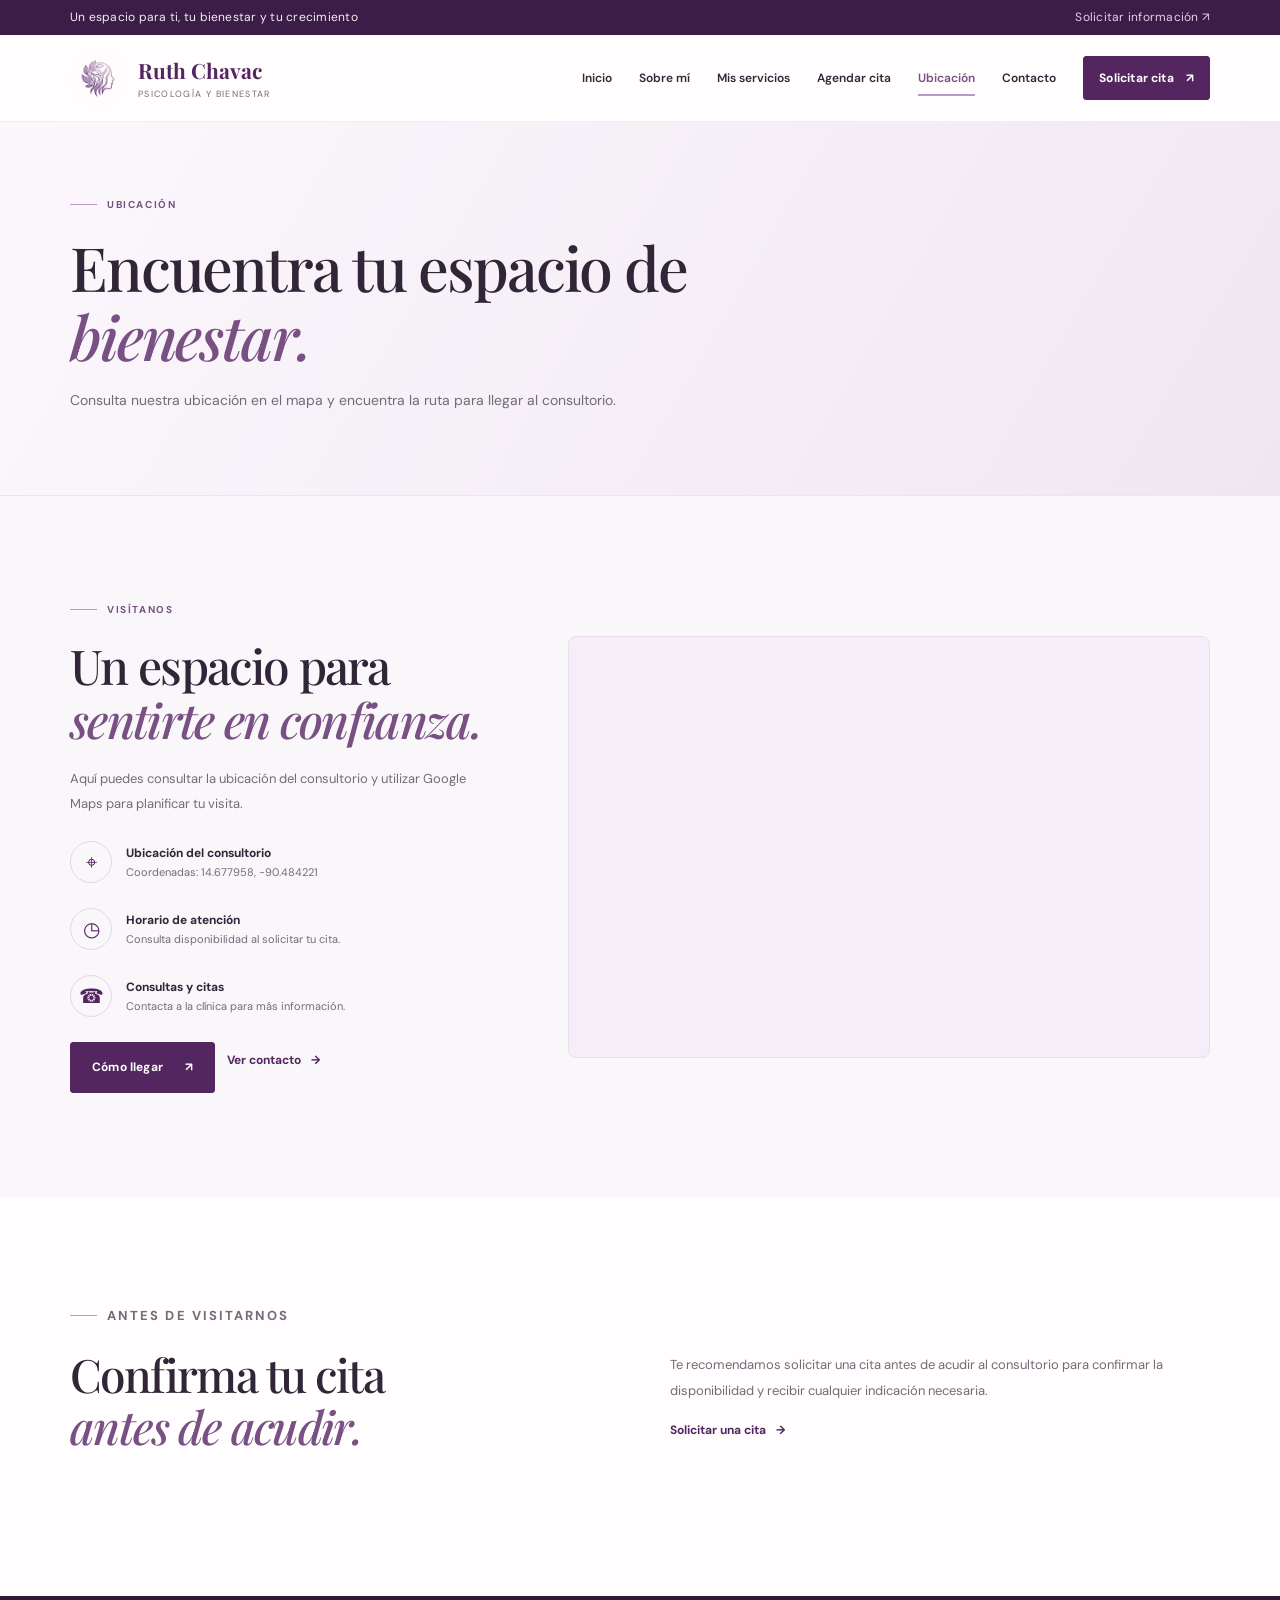
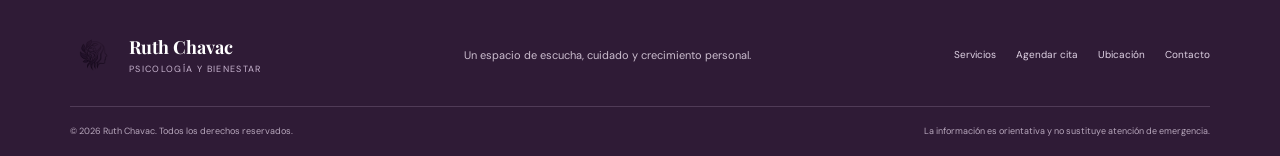
<file: ubicacion.html>
<!DOCTYPE html>
<html lang="es">

<head>
    <meta charset="UTF-8">
    <meta name="viewport" content="width=device-width, initial-scale=1.0">

    <meta
        name="description"
        content="Encuentra la ubicación del consultorio de Ruth Chavac."
    >

    <title>Ubicación | Ruth Chavac</title>

    <!-- Fuentes de Google -->
    <link rel="preconnect" href="https://fonts.googleapis.com">
    <link rel="preconnect" href="https://fonts.gstatic.com" crossorigin>

    <link
        href="https://fonts.googleapis.com/css2?family=DM+Sans:wght@400;500;600;700&family=Playfair+Display:wght@500;600;700&display=swap"
        rel="stylesheet"
    >

    <!-- Estilos y JavaScript -->
    <link rel="stylesheet" href="styles.css">
    <script src="script.js" defer></script>

    <!-- Estilos del mapa -->
    <style>
        .map-container {
            width: 100%;
            min-height: 420px;
            position: relative;
            overflow: hidden;
            border-radius: 8px;
            border: 1px solid #eaddec;
            background-color: #f5edf7;
        }

        .map-container iframe {
            display: block;
            width: 100%;
            height: 420px;
            border: 0;
        }

        .map-actions {
            display: flex;
            flex-wrap: wrap;
            gap: 12px;
            margin-top: 20px;
        }

        .map-description {
            color: #756b79;
            font-size: 13px;
            line-height: 1.8;
            margin-top: 15px;
        }

        @media (max-width: 768px) {
            .map-container {
                min-height: 330px;
            }

            .map-container iframe {
                height: 330px;
            }
        }
    </style>
</head>

<body>

    <!-- ==================== BARRA SUPERIOR ==================== -->
    <div class="topbar">
        <div class="container topbar-inner">

            <span>
                Un espacio para ti, tu bienestar y tu crecimiento
            </span>

            <a href="contacto.html">
                Solicitar información
                <span aria-hidden="true">↗</span>
            </a>

        </div>
    </div>

    <!-- ==================== ENCABEZADO ==================== -->
    <header class="header">
        <div class="container nav-wrap">

            <!-- Logotipo -->
            <a
                class="brand"
                href="index.html"
                aria-label="Ruth Chavac, inicio"
            >
                <img
                    src="logo-ruth-chavac.jpg"
                    alt="Logotipo de Ruth Chavac"
                >

                <span>
                    <strong>Ruth Chavac</strong>
                    <small>PSICOLOGÍA Y BIENESTAR</small>
                </span>
            </a>

            <!-- Menú para dispositivos móviles -->
            <button
                class="menu-toggle"
                id="menuToggle"
                aria-label="Abrir menú"
                aria-expanded="false"
            >
                ☰
            </button>

            <!-- Navegación -->
            <nav class="nav" id="mainNav">

                <a href="index.html">Inicio</a>

                <a href="sobre-mi.html">Sobre mí</a>

                <a href="servicios.html">Mis servicios</a>

                <a href="agendar.html">Agendar cita</a>

                <a href="ubicacion.html" class="active">
                    Ubicación
                </a>

                <a href="contacto.html">Contacto</a>

                <a class="btn btn-small" href="agendar.html">
                    Solicitar cita <span>↗</span>
                </a>

            </nav>
        </div>
    </header>

    <!-- ==================== CONTENIDO PRINCIPAL ==================== -->
    <main>

        <!-- Presentación -->
        <section class="page-hero">
            <div class="container">

                <p class="eyebrow">
                    <span class="eyebrow-line"></span>
                    UBICACIÓN
                </p>

                <h1>
                    Encuentra tu espacio de
                    <em>bienestar.</em>
                </h1>

                <p>
                    Consulta nuestra ubicación en el mapa y encuentra
                    la ruta para llegar al consultorio.
                </p>

            </div>
        </section>

        <!-- ==================== UBICACIÓN Y MAPA ==================== -->
        <section class="section location-section">

            <div class="container location-grid">

                <!-- Información del consultorio -->
                <div class="location-copy">

                    <p class="eyebrow">
                        <span class="eyebrow-line"></span>
                        VISÍTANOS
                    </p>

                    <h2>
                        Un espacio para
                        <br>
                        <em>sentirte en confianza.</em>
                    </h2>

                    <p>
                        Aquí puedes consultar la ubicación del consultorio
                        y utilizar Google Maps para planificar tu visita.
                    </p>

                    <!-- Dirección -->
                    <div class="location-detail">

                        <span class="detail-icon">⌖</span>

                        <div>
                            <strong>Ubicación del consultorio</strong>

                            <small>
                                Coordenadas: 14.677958, -90.484221
                            </small>
                        </div>

                    </div>

                    <!-- Horario -->
                    <div class="location-detail">

                        <span class="detail-icon">◷</span>

                        <div>
                            <strong>Horario de atención</strong>

                            <small>
                                Consulta disponibilidad al solicitar tu cita.
                            </small>
                        </div>

                    </div>

                    <!-- Contacto -->
                    <div class="location-detail">

                        <span class="detail-icon">☎</span>

                        <div>
                            <strong>Consultas y citas</strong>

                            <small>
                                Contacta a la clínica para más información.
                            </small>
                        </div>

                    </div>

                    <!-- Botones -->
                    <div class="map-actions">

                        <a
                            class="btn"
                            href="https://www.google.com/maps/dir/?api=1&destination=14.677958%2C-90.484221"
                            target="_blank"
                            rel="noopener noreferrer"
                        >
                            Cómo llegar <span>↗</span>
                        </a>

                        <a
                            class="text-link"
                            href="contacto.html"
                        >
                            Ver contacto <span>→</span>
                        </a>

                    </div>

                </div>

                <!-- ==================== MAPA INTERACTIVO ==================== -->
                <div>

                    <div class="map-container">

                        <iframe
                            src="https://maps.google.com/maps?q=14.677958%2C-90.484221&t=m&z=17&output=embed"
                            title="Mapa de ubicación del consultorio de Ruth Chavac"
                            loading="lazy"
                            referrerpolicy="no-referrer-when-downgrade"
                            allowfullscreen
                        ></iframe>

                    </div>

                  

                </div>
                <!-- ==================== FIN DEL MAPA ==================== -->

            </div>
        </section>

        <!-- ==================== INFORMACIÓN PARA VISITANTES ==================== -->
        <section class="section">

            <div class="container split-feature">

                <div>

                    <p class="eyebrow">
                        <span class="eyebrow-line"></span>
                        ANTES DE VISITARNOS
                    </p>

                    <h2>
                        Confirma tu cita
                        <br>
                        <em>antes de acudir.</em>
                    </h2>

                </div>

                <div>

                    <p>
                        Te recomendamos solicitar una cita antes de acudir
                        al consultorio para confirmar la disponibilidad
                        y recibir cualquier indicación necesaria.
                    </p>

                    <a class="text-link" href="agendar.html">
                        Solicitar una cita <span>→</span>
                    </a>

                </div>

            </div>
        </section>

    </main>

    <!-- ==================== PIE DE PÁGINA ==================== -->
    <footer class="footer">

        <div class="container footer-main">

            <!-- Logotipo -->
            <a class="brand footer-brand" href="index.html">

                <img
                    src="logo-ruth-chavac.jpg"
                    alt="Logotipo de Ruth Chavac"
                >

                <span>
                    <strong>Ruth Chavac</strong>
                    <small>PSICOLOGÍA Y BIENESTAR</small>
                </span>

            </a>

            <p>
                Un espacio de escucha, cuidado y crecimiento personal.
            </p>

            <!-- Enlaces -->
            <div class="footer-links">

                <a href="servicios.html">Servicios</a>

                <a href="agendar.html">Agendar cita</a>

                <a href="ubicacion.html">Ubicación</a>

                <a href="contacto.html">Contacto</a>

            </div>

        </div>

        <!-- Derechos reservados -->
        <div class="container footer-bottom">

            <span>
                © <span id="year"></span>
                Ruth Chavac. Todos los derechos reservados.
            </span>

            <span>
                La información es orientativa y no sustituye
                atención de emergencia.
            </span>

        </div>

    </footer>

    <!-- Botón para volver arriba -->
    <button
        id="backToTop"
        class="back-to-top"
        aria-label="Volver arriba"
    >
        ↑
    </button>

</body>
</html>
</file>
<file: styles.css>
/* Ruth Chavac — paleta inspirada en el logotipo: ciruela, lavanda y marfil */
:root{--plum:#54265f;--plum-dark:#3c1d47;--purple:#795083;--lavender:#b79ac5;--lilac:#eadfee;--pale:#f8f5f8;--cream:#fffdfd;--ink:#302638;--muted:#746a78;--line:#e8e0e9;--white:#fff;--shadow:0 20px 55px rgba(66,34,75,.10)}
*{box-sizing:border-box}html{scroll-behavior:smooth;scroll-padding-top:90px}body{margin:0;background:var(--cream);color:var(--ink);font-family:"DM Sans",sans-serif;font-size:15px;line-height:1.7}a{color:inherit;text-decoration:none}button,input,select{font:inherit}.container{width:min(1140px,calc(100% - 48px));margin:0 auto}.topbar{background:var(--plum-dark);color:#f4edf6;font-size:12px;letter-spacing:.02em}.topbar-inner{min-height:35px;display:flex;align-items:center;justify-content:space-between}.topbar a{color:#e3cfe9}.header{position:sticky;top:0;z-index:20;background:rgba(255,253,253,.94);backdrop-filter:blur(12px);border-bottom:1px solid rgba(84,38,95,.08)}.nav-wrap{min-height:86px;display:flex;align-items:center;justify-content:space-between;gap:25px}.brand{display:flex;align-items:center;gap:11px;flex-shrink:0}.brand img{width:57px;height:57px;object-fit:contain;border-radius:50%;mix-blend-mode:multiply}.brand span{display:flex;flex-direction:column;line-height:1.35}.brand strong{font-family:"Playfair Display",serif;font-size:21px;color:var(--plum)}.brand small{font-size:9px;letter-spacing:.15em;color:var(--muted);margin-top:4px}.nav{display:flex;align-items:center;gap:27px;font-size:12px;font-weight:600}.nav>a:not(.btn){transition:color .2s}.nav>a:not(.btn):hover,.text-link:hover{color:var(--purple)}.btn{display:inline-flex;align-items:center;justify-content:center;gap:22px;padding:14px 21px;border:1px solid var(--plum);border-radius:3px;background:var(--plum);color:white;font-size:12px;font-weight:700;letter-spacing:.015em;transition:transform .2s,background .2s,box-shadow .2s;cursor:pointer}.btn:hover{background:var(--plum-dark);transform:translateY(-2px);box-shadow:0 9px 22px #54265f26}.btn-small{padding:11px 15px;gap:12px}.menu-toggle{display:none;background:none;border:0;color:var(--plum);font-size:26px;cursor:pointer}.hero{position:relative;overflow:hidden;background:linear-gradient(120deg,#fbf8fc 0%,#f5edf7 56%,#f0e6f2 100%);padding:78px 0 0}.hero-grid{position:relative;z-index:1;display:grid;grid-template-columns:1.02fr .98fr;align-items:center;min-height:465px;gap:45px}.hero-copy{padding:12px 0 42px}.eyebrow{display:flex;align-items:center;gap:10px;color:var(--purple);font-size:10px;letter-spacing:.16em;font-weight:700;margin:0 0 20px}.eyebrow-line{display:inline-block;width:27px;height:1px;background:var(--lavender)}h1,h2,h3,p{margin-top:0}h1,h2{font-family:"Playfair Display",serif;font-weight:500;line-height:1.13;letter-spacing:-.035em}h1{font-size:clamp(43px,5.2vw,68px);max-width:610px;margin-bottom:23px}h1 em,h2 em{font-weight:500;color:var(--purple)}.hero-text{max-width:485px;color:#6f6373;font-size:15px;line-height:1.9}.hero-actions{display:flex;align-items:center;gap:27px;margin-top:28px}.text-link{font-size:12px;font-weight:700;color:var(--plum);transition:color .2s}.text-link span{margin-left:7px}.hero-note{display:flex;align-items:center;gap:12px;margin-top:40px}.note-icon{display:grid;place-items:center;width:39px;height:39px;border-radius:50%;background:#e8d8ed;color:var(--plum);font-size:19px}.hero-note span:last-child,.floating-note span:last-child{display:flex;flex-direction:column}.hero-note strong,.floating-note strong{font-size:12px}.hero-note small,.floating-note small{font-size:10px;color:var(--muted)}.hero-art{position:relative;display:flex;align-items:center;justify-content:center;min-height:420px}.logo-card{position:relative;z-index:2;width:min(390px,83%);aspect-ratio:1/1;display:grid;place-items:center;border-radius:50%;background:#fffdfd;border:1px solid #e6d6ea;box-shadow:0 30px 75px #54265f18;overflow:hidden}.logo-card:before{content:"";position:absolute;inset:17px;border:1px solid #e9ddec;border-radius:50%}.logo-card img{width:91%;height:91%;object-fit:contain;mix-blend-mode:multiply}.art-orbit{position:absolute;border:1px solid #d9c3e0;border-radius:50%;transform:rotate(-25deg)}.orbit-a{width:450px;height:350px}.orbit-b{width:510px;height:390px;transform:rotate(25deg);border-color:#e7d9ea}.floating-note{position:absolute;z-index:3;right:-5px;bottom:62px;display:flex;align-items:center;gap:11px;background:white;padding:14px 18px;box-shadow:var(--shadow);border-radius:5px}.floating-icon{display:grid;place-items:center;background:#f1e7f3;color:var(--plum);width:35px;height:35px;border-radius:50%;font-size:20px}.decor-dot{position:absolute;width:9px;height:9px;background:#a980b8;border-radius:50%}.dot-a{top:55px;right:70px}.dot-b{bottom:85px;left:48px;width:13px;height:13px}.dot-c{top:115px;left:25px;width:6px;height:6px}.hero-shape{position:absolute;border:1px solid #e9ddec;border-radius:50%}.shape-one{width:220px;height:220px;left:-145px;top:100px}.shape-two{width:280px;height:280px;right:-205px;bottom:-80px}.trust-row{position:relative;z-index:2;display:grid;grid-template-columns:repeat(3,1fr);border-top:1px solid #e4d8e7;padding:22px 0;margin-top:5px}.trust-row div{display:flex;align-items:center;gap:13px;padding-left:30px;border-right:1px solid #e4d8e7}.trust-row div:first-child{padding-left:0}.trust-row div:last-child{border:0}.trust-row strong{font-family:"Playfair Display",serif;font-size:21px;color:var(--lavender);font-weight:500}.trust-row span{font-size:11px;color:#6e6272}.section{padding:105px 0}.intro-grid{display:grid;grid-template-columns:.55fr 1.05fr .9fr;gap:35px;align-items:start}.section-kicker{display:flex;gap:10px;align-items:center;color:var(--purple);font-size:10px;letter-spacing:.15em;font-weight:700;padding-top:10px}.intro-content h2,.section-heading h2,.booking-copy h2,.location-copy h2{font-size:clamp(34px,4vw,48px);margin-bottom:21px}.lead{font-family:"Playfair Display",serif;font-size:20px;color:var(--purple);margin-bottom:12px}.intro-content>p:not(.lead){font-size:13px;color:var(--muted);line-height:2}.demo-note{border-left:2px solid var(--lavender);padding:10px 13px;background:var(--pale);font-size:11px!important}.intro-content .text-link{display:inline-block;margin-top:10px}.intro-visual{position:relative;min-height:330px;display:grid;place-items:center}.visual-ring{position:absolute;width:270px;height:270px;border:1px solid #d7c0de;border-radius:50%;box-shadow:0 0 0 20px #f8f2fa,0 0 0 21px #eaddec}.quote-card{position:relative;width:235px;min-height:205px;padding:28px;background:linear-gradient(145deg,#5b3268,#3f2149);color:white;display:flex;flex-direction:column;justify-content:center;box-shadow:var(--shadow)}.quote-mark{font-family:Georgia,serif;font-size:50px;line-height:.8;color:#d7b9e0}.quote-card p{font-family:"Playfair Display",serif;font-size:19px;line-height:1.5;margin:10px 0}.quote-signature{font-size:10px;color:#ddc9e3;letter-spacing:.1em}.leaf-mark{position:absolute;right:10px;top:18px;color:#b999c4;font-size:30px}.services-section{background:var(--pale)}.section-heading{display:flex;align-items:end;justify-content:space-between;gap:50px;margin-bottom:38px}.section-heading h2{margin-bottom:0}.section-heading>p{max-width:420px;color:var(--muted);font-size:13px;margin-bottom:5px}.services-grid{display:grid;grid-template-columns:repeat(4,1fr);gap:16px}.service-card{position:relative;min-height:300px;padding:27px 23px;background:white;border:1px solid #eee6ef;transition:transform .25s,box-shadow .25s}.service-card:hover{transform:translateY(-5px);box-shadow:var(--shadow)}.service-card.featured{background:var(--plum);color:white;border-color:var(--plum)}.service-icon{width:45px;height:45px;display:grid;place-items:center;border-radius:50%;background:#f2e8f4;color:var(--plum);font-size:23px;margin-bottom:25px}.featured .service-icon{background:#754c81;color:white}.service-number{font-size:9px;letter-spacing:.14em;color:#9b81a4;font-weight:700}.featured .service-number{color:#d7b8df}.service-card h3{font-family:"Playfair Display",serif;font-size:21px;line-height:1.35;font-weight:500;margin:12px 0}.service-card p{font-size:12px;line-height:1.85;color:var(--muted);margin-bottom:20px}.featured p{color:#e1d4e6}.service-link{position:absolute;bottom:22px;left:23px;right:20px;display:flex;justify-content:space-between;align-items:center;font-size:10px;font-weight:700;color:var(--plum)}.featured .service-link{color:#f3e6f7}.disclaimer{font-size:10px;color:#8b7d8e;margin:20px 0 0}.process-band{padding:70px 0;background:linear-gradient(120deg,#4b2857,#61396c);color:white}.process-inner{display:grid;grid-template-columns:1fr .85fr;align-items:center;gap:70px}.eyebrow.light{color:#dec7e5}.light .eyebrow-line{background:#b38cbd}.process-inner h2,.contact-inner h2{font-size:clamp(32px,4vw,45px);margin-bottom:0}.process-inner h2 em{color:#d8b9e1}.process-steps{display:grid;gap:20px}.process-steps>div{display:flex;align-items:center;gap:17px}.process-steps>div>span{display:grid;place-items:center;flex:0 0 38px;height:38px;border:1px solid #a986b4;border-radius:50%;color:#ead8ef;font-family:"Playfair Display",serif;font-size:17px}.process-steps p{display:flex;flex-direction:column;margin:0}.process-steps strong{font-size:12px}.process-steps small{color:#d5c3db;font-size:11px}.booking-grid{display:grid;grid-template-columns:.85fr 1.15fr;gap:85px;align-items:start}.booking-copy{padding-top:25px}.booking-copy>p:not(.eyebrow){font-size:13px;color:var(--muted);line-height:2;max-width:410px}.booking-perk{display:flex;gap:13px;margin-top:26px}.booking-perk>span{display:grid;place-items:center;flex:0 0 28px;height:28px;border-radius:50%;background:#eee2f1;color:var(--plum);font-size:13px}.booking-perk div{display:flex;flex-direction:column}.booking-perk strong{font-size:12px}.booking-perk small{font-size:11px;color:var(--muted);margin-top:3px}.booking-form{background:white;border:1px solid var(--line);padding:34px;box-shadow:0 18px 55px #4d2a5810}.form-heading{display:flex;justify-content:space-between;align-items:center;margin-bottom:24px}.form-overline{font-size:9px;letter-spacing:.15em;color:var(--purple);font-weight:700}.form-heading h3{font-family:"Playfair Display",serif;font-weight:500;font-size:27px;margin:3px 0 0}.form-flower{font-size:28px;color:var(--lavender)}.booking-form label{display:flex;flex-direction:column;gap:7px;font-size:11px;font-weight:700;margin-bottom:17px}.form-row{display:grid;grid-template-columns:1fr 1fr;gap:15px}.booking-form input:not([type=checkbox]),.booking-form select{width:100%;min-width:0;border:1px solid #e4dce6;background:#fdfbfd;padding:12px 11px;color:var(--ink);border-radius:2px;outline:none;font-size:11px;font-weight:400;transition:border .2s,box-shadow .2s}.booking-form input:focus,.booking-form select:focus{border-color:#a883b5;box-shadow:0 0 0 3px #eadfee}.booking-form input::placeholder{color:#a69aa9}.optional{font-weight:400;color:#8e8291}.booking-form .consent{flex-direction:row;align-items:flex-start;gap:10px;font-size:10px;line-height:1.7;color:var(--muted);font-weight:400}.consent input{margin-top:4px;accent-color:var(--plum)}.submit-btn{width:100%;margin-top:3px}.form-privacy{font-size:9px;line-height:1.7;color:#948797;margin:13px 0 0}.form-message{display:none;margin-top:15px;padding:13px;background:#f0e8f3;color:var(--plum);font-size:12px;border-left:3px solid var(--purple)}.form-message.visible{display:block}.location-section{background:#faf7fb}.location-grid{display:grid;grid-template-columns:.8fr 1.2fr;gap:70px;align-items:center}.location-copy>p:not(.eyebrow){color:var(--muted);font-size:13px;line-height:1.9}.location-detail{display:flex;gap:14px;align-items:center;margin:25px 0}.detail-icon{display:grid;place-items:center;width:42px;height:42px;border:1px solid #e3d5e8;border-radius:50%;font-size:20px;color:var(--plum)}.location-detail div{display:flex;flex-direction:column}.location-detail strong{font-size:12px}.location-detail small{font-size:11px;color:var(--muted)}.location-copy .text-link{display:inline-block;margin-top:8px}.map-placeholder{position:relative;min-height:350px;overflow:hidden;background:#eee5f0;border:1px solid #e2d3e7;display:grid;place-items:center}.map-grid{position:absolute;inset:-20%;opacity:.6;background-image:linear-gradient(28deg,transparent 46%,#d5c3dc 47%,#d5c3dc 48%,transparent 49%),linear-gradient(112deg,transparent 46%,#d5c3dc 47%,#d5c3dc 48%,transparent 49%),linear-gradient(0deg,transparent 48%,#fff 49%,#fff 51%,transparent 52%);background-size:110px 90px,150px 120px,80px 80px;transform:rotate(-9deg)}.map-pin{position:relative;z-index:1;display:grid;place-items:center;width:66px;height:66px;border-radius:50% 50% 50% 8px;transform:rotate(-45deg);background:var(--plum);box-shadow:0 10px 30px #54265f3b}.map-pin span{color:white;font-size:30px;transform:rotate(45deg)}.map-label{position:absolute;z-index:2;bottom:28px;left:28px;right:28px;display:flex;flex-direction:column;background:white;padding:16px 20px;box-shadow:var(--shadow)}.map-label strong{font-size:12px}.map-label small{font-size:10px;color:var(--muted)}.map-caption{position:absolute;top:18px;right:18px;background:#fffdfddd;color:var(--purple);font-size:9px;letter-spacing:.12em;padding:7px 10px}.contact-strip{background:var(--plum);color:white;padding:60px 0}.contact-inner{display:flex;align-items:center;justify-content:space-between;gap:35px}.contact-inner h2{font-size:39px}.contact-inner>div:first-child>p:last-child{color:#e0d1e5;font-size:12px;margin:12px 0 0}.btn-light{background:#fff;color:var(--plum);border-color:#fff}.btn-light:hover{background:#f1e6f4;color:var(--plum-dark)}.contact-actions{text-align:right}.contact-actions p{font-size:10px;color:#e0d1e5;margin:8px 0 0}.contact-actions strong{color:white}.footer{background:#2f1b36;color:white;padding:35px 0 0}.footer-main{display:flex;align-items:center;justify-content:space-between;gap:20px;padding-bottom:27px}.footer-brand img{width:48px;height:48px;background:#fff;border-radius:50%}.footer-brand strong{color:#fff;font-size:18px}.footer-brand small{color:#c9b5d0}.footer-main>p{font-size:11px;color:#cbbdce;margin:0}.footer-links{display:flex;gap:20px;font-size:10px;color:#e0d3e5}.footer-links a:hover{color:#fff}.footer-bottom{display:flex;justify-content:space-between;gap:20px;border-top:1px solid #503b57;padding:17px 0;color:#b7a7bc;font-size:9px}.back-to-top{position:fixed;right:22px;bottom:22px;z-index:10;width:40px;height:40px;border:0;background:var(--plum);color:white;font-size:20px;box-shadow:var(--shadow);cursor:pointer;opacity:0;pointer-events:none;transition:opacity .2s}.back-to-top.visible{opacity:1;pointer-events:auto}
@media(max-width:1000px){.nav{gap:15px}.nav-wrap{gap:15px}.nav>a:not(.btn){font-size:11px}.services-grid{grid-template-columns:repeat(2,1fr)}.intro-grid{grid-template-columns:.4fr 1fr}.intro-visual{grid-column:2;min-height:260px}.booking-grid{gap:40px}.location-grid{gap:35px}}
@media(max-width:760px){.container{width:min(100% - 34px,540px)}.topbar-inner{justify-content:center;text-align:center;min-height:32px}.topbar-inner>span{font-size:10px}.topbar-inner>a{display:none}.nav-wrap{min-height:73px}.brand img{width:48px;height:48px}.brand strong{font-size:18px}.menu-toggle{display:block}.nav{display:none;position:absolute;top:73px;left:0;right:0;padding:20px 24px 25px;background:#fffdfd;box-shadow:0 15px 20px #3c1d4710;align-items:stretch;flex-direction:column;gap:17px}.nav.open{display:flex}.nav>a:not(.btn){font-size:13px}.nav .btn{align-self:flex-start}.hero{padding-top:38px}.hero-grid{grid-template-columns:1fr;gap:0}.hero-copy{padding:20px 0 0}.hero-copy .eyebrow{font-size:9px}h1{font-size:48px}.hero-text{font-size:13px}.hero-art{min-height:330px;margin-top:0}.logo-card{width:min(285px,75%)}.orbit-a{width:350px;height:270px}.orbit-b{width:380px;height:300px}.floating-note{right:0;bottom:28px;padding:10px 12px}.trust-row{grid-template-columns:1fr;gap:12px;padding:20px 0}.trust-row div,.trust-row div:first-child{padding:0;border:0}.trust-row strong{font-size:18px}.section{padding:70px 0}.intro-grid{grid-template-columns:1fr;gap:22px}.section-kicker{padding-top:0}.intro-content h2,.section-heading h2,.booking-copy h2,.location-copy h2{font-size:38px}.intro-visual{grid-column:auto;min-height:300px}.section-heading{display:block}.section-heading>p{margin-top:17px}.services-grid{grid-template-columns:1fr}.service-card{min-height:260px;padding:24px}.service-link{left:24px}.process-band{padding:55px 0}.process-inner{grid-template-columns:1fr;gap:30px}.process-inner h2{font-size:36px}.booking-grid{grid-template-columns:1fr;gap:30px}.booking-copy{padding-top:0}.booking-form{padding:24px 18px}.form-row{grid-template-columns:1fr;gap:0}.location-grid{grid-template-columns:1fr;gap:30px}.map-placeholder{min-height:290px}.contact-inner{align-items:flex-start;flex-direction:column}.contact-inner h2{font-size:34px}.contact-actions{text-align:left}.footer-main{align-items:flex-start;flex-direction:column}.footer-main>p{max-width:280px}.footer-bottom{flex-direction:column;gap:7px}.back-to-top{right:14px;bottom:14px}}
@media(prefers-reduced-motion:reduce){html{scroll-behavior:auto}*,*:before,*:after{transition:none!important}}


.nav a.active{color:var(--purple);position:relative}.nav a.active:after{content:"";position:absolute;left:0;right:0;bottom:-8px;height:2px;background:var(--lavender)}.page-hero{padding:74px 0 68px;background:linear-gradient(120deg,#fbf8fc,#f0e6f2);border-bottom:1px solid #eee4f0}.page-hero h1{font-size:clamp(42px,5vw,61px);max-width:800px;margin:0 0 18px}.page-hero p:not(.eyebrow){max-width:650px;color:var(--muted);font-size:14px}.about-page-grid{display:grid;grid-template-columns:.75fr 1.25fr;gap:70px;align-items:center}.about-logo{min-height:330px;display:grid;place-items:center;background:#f7f0f8;border:1px solid #eaddec;border-radius:48% 48% 46% 46%;overflow:hidden}.about-logo img{width:100%;max-width:350px;mix-blend-mode:multiply}.about-page-grid h2,.contact-page-grid h2{font-family:"Playfair Display",serif;font-size:clamp(34px,4vw,47px);font-weight:500;line-height:1.2}.about-page-grid p:not(.eyebrow),.contact-page-grid p:not(.eyebrow){font-size:13px;color:var(--muted);line-height:2}.notice{padding:14px 16px;background:#f5edf7;border-left:3px solid var(--lavender);font-size:11px;line-height:1.8;color:#6b5572;margin:24px 0}.about-page-grid .btn{margin-top:8px}.soft-section{background:var(--pale)}.values-grid{display:grid;grid-template-columns:repeat(3,1fr);gap:24px}.values-grid>div{background:#fff;padding:28px;border:1px solid var(--line)}.values-grid span{font-family:"Playfair Display",serif;font-size:25px;color:var(--lavender)}.values-grid h3{font-family:"Playfair Display",serif;font-size:22px;font-weight:500;margin:12px 0}.values-grid p{font-size:12px;color:var(--muted);line-height:1.9;margin-bottom:0}.service-notice{margin-top:30px}.center-action{text-align:center;margin-top:28px}.split-feature{display:grid;grid-template-columns:1fr 1fr;gap:60px;align-items:center}.split-feature h2{font-size:clamp(34px,4vw,46px)}.split-feature p{color:var(--muted);font-size:13px;line-height:2}.contact-page-grid{display:grid;grid-template-columns:1fr .8fr;gap:70px;align-items:start}.contact-info-card{display:flex;align-items:center;gap:14px;margin:25px 0}.contact-info-card div{display:flex;flex-direction:column}.contact-info-card strong{font-size:12px}.contact-info-card small{font-size:11px;color:var(--muted)}.contact-panel{position:relative;padding:40px;background:linear-gradient(145deg,#5b3268,#3f2149);color:#fff;overflow:hidden}.contact-panel .eyebrow{color:#dec7e5}.contact-panel h2{font-size:33px;color:white}.contact-panel p:not(.eyebrow){color:#e0d1e5}.contact-panel .text-link{display:block;color:#f1e2f6;margin-top:23px}.panel-flower{position:absolute;right:24px;top:14px;color:#bd9ac9;font-size:33px}.booking-form{border-radius:3px}
@media(max-width:1000px){.about-page-grid,.contact-page-grid{gap:35px}.nav{gap:12px}.nav a{font-size:10px!important}}
@media(max-width:760px){.page-hero{padding:48px 0 42px}.page-hero h1{font-size:43px}.about-page-grid,.contact-page-grid,.split-feature{grid-template-columns:1fr;gap:30px}.about-logo{min-height:240px}.about-logo img{max-width:260px}.values-grid{grid-template-columns:1fr}.contact-panel{padding:30px 24px}.nav a.active:after{display:none}}
</file>
